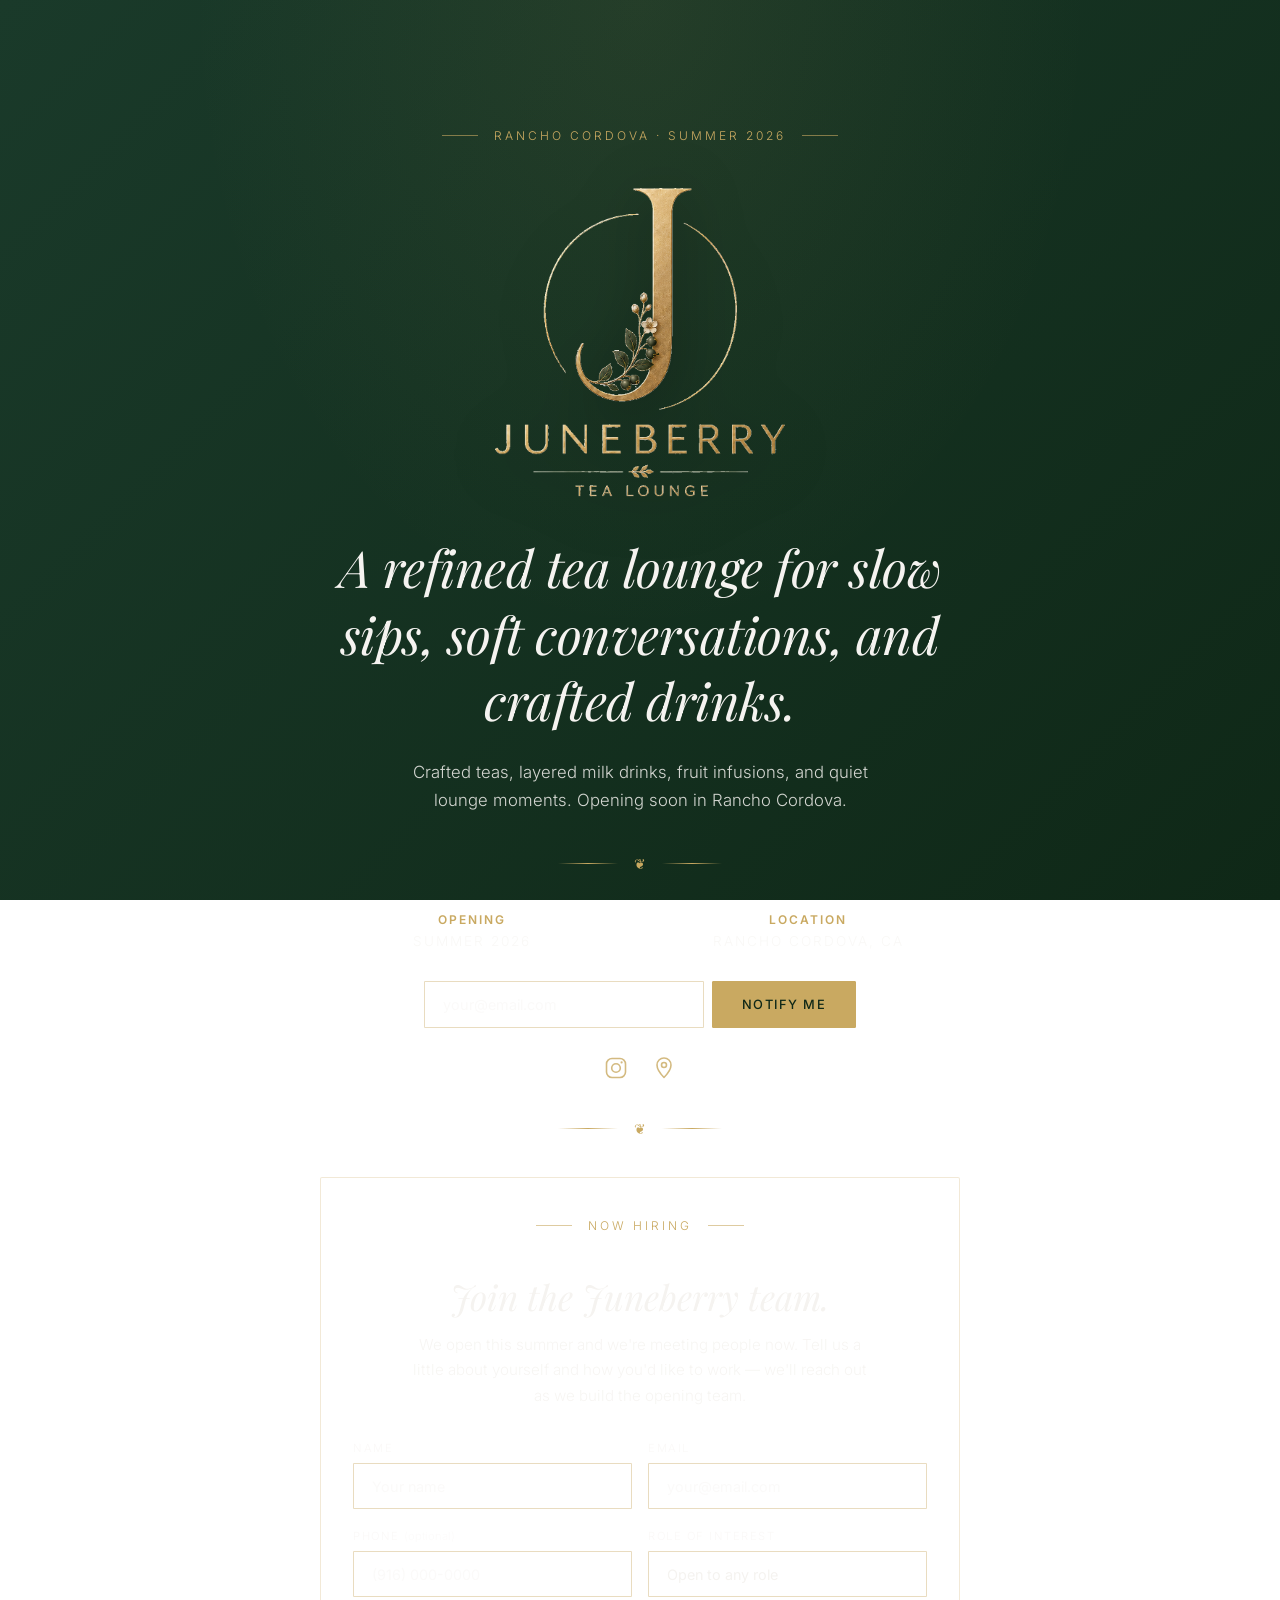
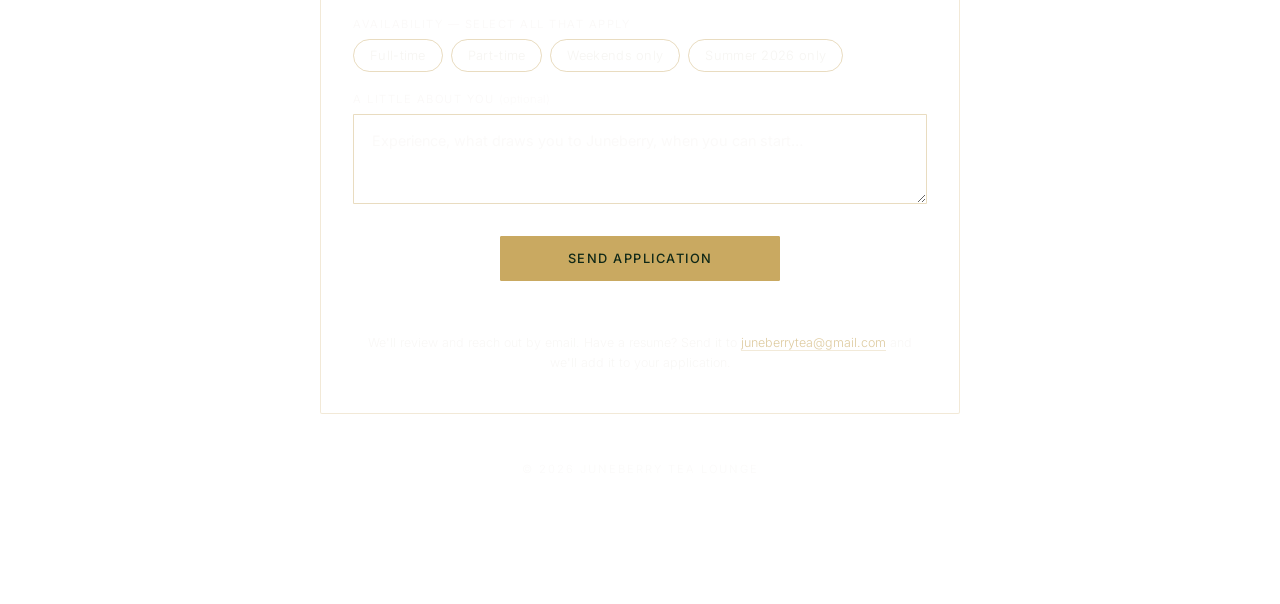
<file: index.html>
<!DOCTYPE html>
<html lang="en">
<head>
    <meta charset="UTF-8">
    <meta name="viewport" content="width=device-width, initial-scale=1.0">
    <title>Juneberry Tea Lounge — Opening Summer 2026 in Rancho Cordova</title>
    <meta name="description" content="Juneberry Tea Lounge — a refined tea lounge for slow sips, soft conversations, and crafted drinks. Opening in Rancho Cordova, Summer 2026. Now hiring.">

    <!-- Favicon -->
    <link rel="icon" type="image/svg+xml" href="/favicon.svg">
    <link rel="apple-touch-icon" href="/favicon.svg">

    <!-- Open Graph (link previews on iMessage, Instagram, Facebook, Slack, etc.) -->
    <meta property="og:type" content="website">
    <meta property="og:site_name" content="Juneberry Tea Lounge">
    <meta property="og:title" content="Juneberry Tea Lounge — Opening Summer 2026">
    <meta property="og:description" content="A refined tea lounge for slow sips, soft conversations, and crafted drinks. Opening in Rancho Cordova, Summer 2026. Now hiring.">
    <meta property="og:url" content="https://juneberrytealounge.com/">
    <meta property="og:image" content="https://juneberrytealounge.com/og-image.png">
    <meta property="og:image:type" content="image/png">
    <meta property="og:image:width" content="1200">
    <meta property="og:image:height" content="630">

    <!-- Twitter / X card -->
    <meta name="twitter:card" content="summary_large_image">
    <meta name="twitter:title" content="Juneberry Tea Lounge — Opening Summer 2026">
    <meta name="twitter:description" content="A refined tea lounge for slow sips, soft conversations, and crafted drinks. Opening in Rancho Cordova, Summer 2026. Now hiring.">
    <meta name="twitter:image" content="https://juneberrytealounge.com/og-image.png">

    <link href="https://fonts.googleapis.com/css2?family=Playfair+Display:ital,wght@0,400;0,500;0,600;0,700;1,400&family=Inter:wght@300;400;500;600&display=swap" rel="stylesheet">
    <style>
        * { margin: 0; padding: 0; box-sizing: border-box; }
        html, body {
            min-height: 100vh;
            font-family: 'Inter', -apple-system, BlinkMacSystemFont, sans-serif;
            font-weight: 300;
            color: #f5f3f0;
            background:
                radial-gradient(ellipse at top, rgba(201, 169, 97, 0.08) 0%, transparent 50%),
                linear-gradient(135deg, #1a3a2a 0%, #0f2817 100%);
            background-attachment: fixed;
            display: flex;
            align-items: center;
            justify-content: center;
            padding: 4rem 2rem;
            text-align: center;
            overflow-x: hidden;
        }
        .container { max-width: 640px; width: 100%; }
        .eyebrow {
            display: flex;
            align-items: center;
            justify-content: center;
            gap: 1rem;
            margin-bottom: 2.5rem;
        }
        .eyebrow span {
            width: 36px;
            height: 1px;
            background: #c9a961;
            opacity: 0.6;
        }
        .eyebrow em {
            font-style: normal;
            font-size: 0.75rem;
            letter-spacing: 3px;
            text-transform: uppercase;
            color: #c9a961;
        }
        .hero-logo {
            width: 300px;
            max-width: 78%;
            height: auto;
            display: block;
            margin: 0 auto 2rem;
            filter: drop-shadow(0 12px 30px rgba(0, 0, 0, 0.35));
        }
        h1 {
            font-family: 'Playfair Display', Georgia, serif;
            font-weight: 400;
            font-style: italic;
            font-size: clamp(2rem, 5vw, 3.2rem);
            line-height: 1.3;
            letter-spacing: -0.5px;
            margin-bottom: 1.5rem;
        }
        .lede {
            font-size: 1.05rem;
            line-height: 1.7;
            opacity: 0.85;
            max-width: 480px;
            margin: 0 auto 2.5rem;
        }
        .divider {
            display: flex;
            align-items: center;
            justify-content: center;
            gap: 1rem;
            margin: 2.5rem 0;
        }
        .divider span {
            width: 60px;
            height: 1px;
            background: linear-gradient(to right, transparent, #c9a961, transparent);
        }
        .divider em {
            font-style: normal;
            color: #c9a961;
            font-size: 0.9rem;
        }
        .details {
            font-size: 0.85rem;
            letter-spacing: 2px;
            text-transform: uppercase;
            color: rgba(245, 243, 240, 0.6);
        }
        .details strong {
            display: block;
            color: #c9a961;
            font-size: 0.75rem;
            font-weight: 600;
            margin-bottom: 0.4rem;
        }
        .details-grid {
            display: grid;
            grid-template-columns: 1fr 1fr;
            gap: 2rem;
            margin-top: 2rem;
            text-align: center;
        }
        @media (max-width: 480px) {
            .details-grid { grid-template-columns: 1fr; gap: 1.5rem; }
        }

        /* ===== Shared form controls ===== */
        .field-label {
            display: block;
            text-align: left;
            font-size: 0.7rem;
            letter-spacing: 1.5px;
            text-transform: uppercase;
            color: rgba(245, 243, 240, 0.55);
            margin-bottom: 0.5rem;
        }
        input[type="email"],
        input[type="text"],
        input[type="tel"],
        select,
        textarea {
            width: 100%;
            padding: 0.85rem 1.1rem;
            border: 1px solid rgba(201, 169, 97, 0.4);
            background: rgba(255, 255, 255, 0.05);
            color: #f5f3f0;
            font-family: inherit;
            font-size: 0.9rem;
            border-radius: 1px;
        }
        textarea { resize: vertical; min-height: 90px; line-height: 1.6; }
        select { appearance: none; -webkit-appearance: none; cursor: pointer; }
        select option { color: #0f2817; }
        input[type="file"] {
            width: 100%;
            padding: 0.7rem 1.1rem;
            border: 1px dashed rgba(201, 169, 97, 0.4);
            background: rgba(255, 255, 255, 0.04);
            color: rgba(245, 243, 240, 0.7);
            font-family: inherit;
            font-size: 0.82rem;
            border-radius: 1px;
            cursor: pointer;
        }
        input[type="file"]::file-selector-button {
            margin-right: 1rem;
            padding: 0.45rem 0.9rem;
            border: 1px solid #c9a961;
            background: transparent;
            color: #c9a961;
            font-family: inherit;
            font-size: 0.72rem;
            letter-spacing: 1px;
            text-transform: uppercase;
            border-radius: 1px;
            cursor: pointer;
            transition: all 0.25s ease;
        }
        input[type="file"]::file-selector-button:hover { background: rgba(201, 169, 97, 0.15); }
        input::placeholder, textarea::placeholder { color: rgba(245, 243, 240, 0.4); }
        input:focus, select:focus, textarea:focus {
            outline: none;
            border-color: #c9a961;
            background: rgba(255, 255, 255, 0.08);
        }
        .btn-gold {
            padding: 0.85rem 1.8rem;
            border: 1.5px solid #c9a961;
            background: #c9a961;
            color: #0f2817;
            font-family: inherit;
            font-size: 0.8rem;
            font-weight: 500;
            letter-spacing: 1.5px;
            text-transform: uppercase;
            cursor: pointer;
            border-radius: 1px;
            transition: all 0.3s ease;
        }
        .btn-gold:hover { background: #d4b876; border-color: #d4b876; }

        /* ===== Newsletter ===== */
        .newsletter {
            margin-top: 2rem;
            display: flex;
            gap: 0.5rem;
            justify-content: center;
            flex-wrap: wrap;
        }
        .newsletter input { min-width: 220px; flex: 0 1 280px; }
        .newsletter button { white-space: nowrap; }

        /* ===== Social / find us ===== */
        .social {
            margin-top: 1.75rem;
            display: flex;
            align-items: center;
            justify-content: center;
            gap: 1.5rem;
        }
        .social a {
            display: inline-flex;
            align-items: center;
            justify-content: center;
            color: #c9a961;
            opacity: 0.8;
            transition: opacity 0.25s ease, transform 0.25s ease;
        }
        .social a:hover { opacity: 1; transform: translateY(-2px); }
        .social svg { display: block; }

        /* ===== Join the Team ===== */
        .hire {
            margin-top: 1rem;
            padding: 2.5rem 2rem;
            border: 1px solid rgba(201, 169, 97, 0.25);
            border-radius: 2px;
            background: rgba(255, 255, 255, 0.025);
            text-align: center;
        }
        .hire h2 {
            font-family: 'Playfair Display', Georgia, serif;
            font-weight: 400;
            font-style: italic;
            font-size: clamp(1.6rem, 4vw, 2.2rem);
            margin-bottom: 0.75rem;
        }
        .hire-intro {
            font-size: 0.95rem;
            line-height: 1.7;
            opacity: 0.8;
            max-width: 460px;
            margin: 0 auto 2rem;
        }
        .hire-form { display: grid; gap: 1.25rem; text-align: left; }
        .field-row {
            display: grid;
            grid-template-columns: 1fr 1fr;
            gap: 1rem;
        }
        @media (max-width: 520px) {
            .field-row { grid-template-columns: 1fr; }
        }
        .label-soft { text-transform: none; letter-spacing: 0; opacity: 0.6; }
        .pills { display: flex; flex-wrap: wrap; gap: 0.5rem; }
        .pill { position: relative; cursor: pointer; }
        .pill input {
            position: absolute;
            opacity: 0;
            width: 0;
            height: 0;
        }
        .pill span {
            display: inline-block;
            padding: 0.5rem 1rem;
            border: 1px solid rgba(201, 169, 97, 0.4);
            border-radius: 999px;
            font-size: 0.8rem;
            letter-spacing: 0.3px;
            color: rgba(245, 243, 240, 0.85);
            transition: all 0.25s ease;
        }
        .pill:hover span { border-color: #c9a961; }
        .pill input:checked + span {
            background: #c9a961;
            border-color: #c9a961;
            color: #0f2817;
            font-weight: 500;
        }
        .pill input:focus-visible + span { outline: 2px solid #c9a961; outline-offset: 2px; }
        .hire-submit { display: flex; justify-content: center; margin-top: 0.5rem; }
        .hire-submit .btn-gold { width: 100%; max-width: 280px; }
        .form-note {
            font-size: 0.78rem;
            line-height: 1.6;
            opacity: 0.6;
            margin-top: 1.25rem;
        }
        .form-note a { color: #c9a961; text-decoration: none; border-bottom: 1px solid rgba(201,169,97,0.4); }
        .form-note a:hover { border-bottom-color: #c9a961; }
        .form-status {
            min-height: 1.2em;
            margin-top: 1rem;
            font-size: 0.85rem;
            color: #c9a961;
            letter-spacing: 0.3px;
        }

        .footer {
            margin-top: 3rem;
            font-size: 0.7rem;
            letter-spacing: 2px;
            text-transform: uppercase;
            color: rgba(245, 243, 240, 0.4);
        }
    </style>
</head>
<body>
    <div class="container">
        <div class="eyebrow">
            <span></span><em>Rancho Cordova &middot; Summer 2026</em><span></span>
        </div>

        <img src="logo.png" alt="Juneberry Tea Lounge" class="hero-logo">

        <h1>A refined tea lounge for slow sips, soft conversations, and crafted drinks.</h1>

        <p class="lede">Crafted teas, layered milk drinks, fruit infusions, and quiet lounge moments. Opening soon in Rancho Cordova.</p>

        <div class="divider"><span></span><em>&#x2766;</em><span></span></div>

        <div class="details-grid">
            <div class="details">
                <strong>Opening</strong>
                Summer 2026
            </div>
            <div class="details">
                <strong>Location</strong>
                Rancho Cordova, CA
            </div>
        </div>

        <!-- Notify-me capture via email (no backend). UPGRADE PATH: swap onsubmit for a
             Formspree/Mailchimp endpoint for one-click capture without opening a mail app. -->
        <form class="newsletter" onsubmit="return notifyMe(event)">
            <input type="email" id="notifyEmail" placeholder="your@email.com" aria-label="Email address" required>
            <button type="submit" class="btn-gold">Notify Me</button>
        </form>

        <!-- Social / find us -->
        <div class="social">
            <a href="https://www.instagram.com/juneberrytealounge/" target="_blank" rel="noopener" aria-label="Juneberry on Instagram" title="Follow us on Instagram">
                <svg viewBox="0 0 24 24" width="24" height="24" fill="none" stroke="currentColor" stroke-width="1.6">
                    <rect x="2.5" y="2.5" width="19" height="19" rx="5.5"/>
                    <circle cx="12" cy="12" r="4.3"/>
                    <circle cx="17.6" cy="6.4" r="1.1" fill="currentColor" stroke="none"/>
                </svg>
            </a>
            <a href="https://share.google/x7Yc6I1QVzMSBd4ZW" target="_blank" rel="noopener" aria-label="Find Juneberry on Google" title="Find us on Google">
                <svg viewBox="0 0 24 24" width="24" height="24" fill="none" stroke="currentColor" stroke-width="1.6">
                    <path d="M12 21.5s7-7.2 7-12.5a7 7 0 1 0-14 0c0 5.3 7 12.5 7 12.5z" stroke-linejoin="round"/>
                    <circle cx="12" cy="9" r="2.5"/>
                </svg>
            </a>
        </div>

        <div class="divider"><span></span><em>&#x2766;</em><span></span></div>

        <!-- ===== JOIN THE TEAM ===== -->
        <section class="hire" id="join">
            <div class="eyebrow">
                <span></span><em>Now Hiring</em><span></span>
            </div>
            <h2>Join the Juneberry team.</h2>
            <p class="hire-intro">We open this summer and we're meeting people now. Tell us a little about yourself and how you'd like to work &mdash; we'll reach out as we build the opening team.</p>

            <form class="hire-form" id="hireForm" onsubmit="return submitApplication(event)">
                <input type="hidden" name="access_key" value="abda4397-74fb-4186-9144-c6f60db6c3f3">
                <input type="hidden" name="subject" value="New Juneberry job application">
                <input type="hidden" name="from_name" value="Juneberry Careers">
                <input type="checkbox" name="botcheck" style="display:none" tabindex="-1" autocomplete="off" aria-hidden="true">
                <div class="field-row">
                    <div>
                        <label class="field-label" for="appName">Name</label>
                        <input type="text" id="appName" name="name" placeholder="Your name" required>
                    </div>
                    <div>
                        <label class="field-label" for="appEmail">Email</label>
                        <input type="email" id="appEmail" name="email" placeholder="your@email.com" required>
                    </div>
                </div>

                <div class="field-row">
                    <div>
                        <label class="field-label" for="appPhone">Phone <span class="label-soft">(optional)</span></label>
                        <input type="tel" id="appPhone" name="phone" placeholder="(916) 000-0000">
                    </div>
                    <div>
                        <label class="field-label" for="appPosition">Role of interest</label>
                        <select id="appPosition" name="position">
                            <option value="Open to any role">Open to any role</option>
                            <option value="Barista / Tea Specialist">Barista / Tea Specialist</option>
                            <option value="Shift Lead">Shift Lead</option>
                            <option value="Kitchen & Food Prep">Kitchen &amp; Food Prep</option>
                            <option value="Management">Management</option>
                        </select>
                    </div>
                </div>

                <div>
                    <label class="field-label">Availability &mdash; select all that apply</label>
                    <div class="pills">
                        <label class="pill"><input type="checkbox" name="availability" value="Full-time"><span>Full-time</span></label>
                        <label class="pill"><input type="checkbox" name="availability" value="Part-time"><span>Part-time</span></label>
                        <label class="pill"><input type="checkbox" name="availability" value="Weekends only"><span>Weekends only</span></label>
                        <label class="pill"><input type="checkbox" name="availability" value="Summer 2026 (seasonal) only"><span>Summer 2026 only</span></label>
                    </div>
                </div>

                <div>
                    <label class="field-label" for="appMessage">A little about you <span class="label-soft">(optional)</span></label>
                    <textarea id="appMessage" name="message" placeholder="Experience, what draws you to Juneberry, when you can start&hellip;"></textarea>
                </div>

                <div class="hire-submit">
                    <button type="submit" class="btn-gold">Send Application</button>
                </div>
            </form>

            <div class="form-status" id="hireStatus" role="status" aria-live="polite"></div>
            <p class="form-note">We'll review and reach out by email. Have a resume? Send it to <a href="mailto:juneberrytea@gmail.com?subject=Resume%20%E2%80%94%20Juneberry%20Job%20Application">juneberrytea@gmail.com</a> and we'll add it to your application.</p>
        </section>

        <div class="footer">&copy; 2026 Juneberry Tea Lounge</div>
    </div>

    <script>
        var WEB3FORMS_KEY = 'abda4397-74fb-4186-9144-c6f60db6c3f3';
        var WEB3FORMS_URL = 'https://api.web3forms.com/submit';

        function notifyMe(e) {
            e.preventDefault();
            var form = e.target;
            var btn = form.querySelector('button');
            var email = document.getElementById('notifyEmail').value.trim();

            var data = new FormData();
            data.append('access_key', WEB3FORMS_KEY);
            data.append('subject', 'New Juneberry newsletter signup');
            data.append('from_name', 'Juneberry Website');
            data.append('email', email);
            data.append('message', 'Please add this address to the opening list: ' + email);

            if (btn) { btn.disabled = true; btn.textContent = 'Sending…'; }
            fetch(WEB3FORMS_URL, { method: 'POST', body: data })
                .then(function (r) { return r.json(); })
                .then(function (j) {
                    if (btn) { btn.disabled = false; btn.textContent = j.success ? 'Thank you' : 'Try again'; }
                    if (j.success) {
                        document.getElementById('notifyEmail').value = '';
                        setTimeout(function () { if (btn) btn.textContent = 'Notify Me'; }, 4000);
                    }
                })
                .catch(function () {
                    if (btn) { btn.disabled = false; btn.textContent = 'Try again'; }
                });
            return false;
        }

        function submitApplication(e) {
            e.preventDefault();
            var form = e.target;
            var status = document.getElementById('hireStatus');
            var btn = form.querySelector('button[type="submit"]');

            status.style.color = '#c9a961';
            status.textContent = 'Sending your application…';
            if (btn) { btn.disabled = true; btn.textContent = 'Sending…'; }

            fetch(WEB3FORMS_URL, { method: 'POST', body: new FormData(form) })
                .then(function (r) { return r.json(); })
                .then(function (j) {
                    if (j.success) {
                        form.reset();
                        status.style.color = '#c9a961';
                        status.textContent = 'Thank you — your application is in. We’ll be in touch soon.';
                        if (btn) { btn.disabled = false; btn.textContent = 'Application Sent ✓'; }
                    } else {
                        throw new Error(j.message || 'Submission failed');
                    }
                })
                .catch(function () {
                    status.style.color = '#e89f9f';
                    status.innerHTML = 'Something went wrong. Please email <a href="mailto:juneberrytea@gmail.com" style="color:#c9a961">juneberrytea@gmail.com</a> with your resume attached.';
                    if (btn) { btn.disabled = false; btn.textContent = 'Send Application'; }
                });
            return false;
        }
    </script>
</body>
</html>
</file>
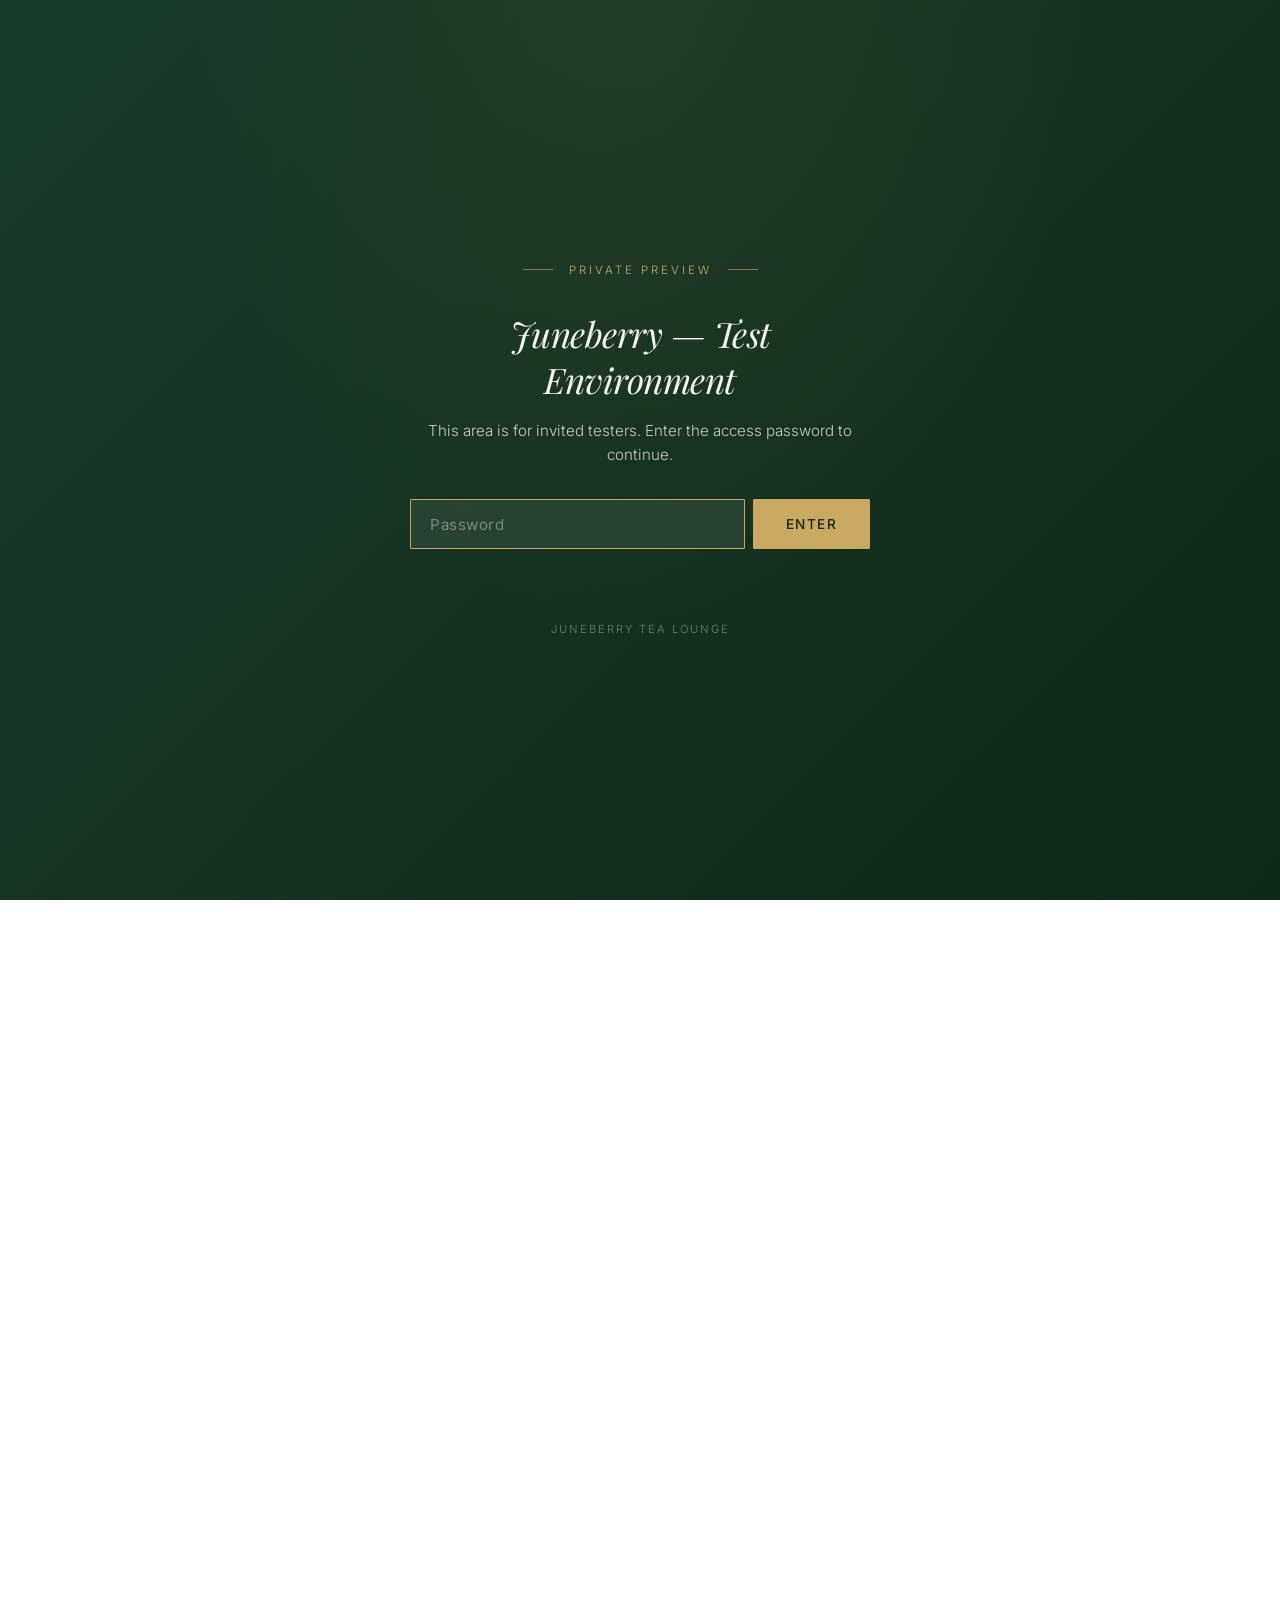
<file: test/index.html>
<!DOCTYPE html>
<html lang="en">
<head>
    <meta charset="UTF-8">
    <meta name="viewport" content="width=device-width, initial-scale=1.0">
    <title>Juneberry Tea Lounge — A Refined Tea Lounge in Rancho Cordova</title>
    <meta name="description" content="Crafted teas, layered milk drinks, fruit infusions, and quiet lounge moments. Juneberry Tea Lounge — a neighborhood sanctuary for slow sips and soft conversations.">
    <link href="https://fonts.googleapis.com/css2?family=Playfair+Display:ital,wght@0,400;0,500;0,600;0,700;1,400&family=Inter:wght@300;400;500;600&display=swap" rel="stylesheet">
    <link rel="stylesheet" href="styles.css">
    <link rel="icon" type="image/svg+xml" href="../favicon.svg">
    <!-- Test environment password gate (overlay) -->
    <script src="gate.js"></script>
</head>
<body>

    <!-- ANNOUNCEMENT BAR -->
    <!-- CUSTOMIZATION POINT: Update or remove announcement message -->
    <div class="announcement-bar">
        <div class="announcement-content">
            <span class="announcement-dot"></span>
            <span>Now accepting online orders for pickup</span>
            <a href="order.html" class="announcement-link">Order Now &rarr;</a>
        </div>
    </div>

    <!-- NAVIGATION / HEADER -->
    <header class="header">
        <nav class="navbar">
            <a href="#" class="nav-logo">
                <img src="../logo-emblem.svg" alt="Juneberry Tea Lounge" class="logo-img">
            </a>
            <ul class="nav-menu">
                <li><a href="#menu">Menu</a></li>
                <li><a href="#story">Our Story</a></li>
                <li><a href="#experience">Experience</a></li>
                <li><a href="#visit">Visit</a></li>
                <li><a href="order.html" class="nav-cta">Order</a></li>
            </ul>
            <!-- Open status indicator -->
            <div class="nav-status">
                <span class="status-dot" id="statusDot"></span>
                <span id="statusText">Open Now</span>
            </div>
        </nav>
    </header>

    <!-- HERO SECTION -->
    <section class="hero">
        <!-- Botanical decorative elements -->
        <svg class="hero-botanical hero-botanical-left" viewBox="0 0 100 200" xmlns="http://www.w3.org/2000/svg">
            <path d="M 50 10 Q 30 50 40 100 Q 50 150 30 190" stroke="#c9a961" stroke-width="0.8" fill="none" opacity="0.4"/>
            <ellipse cx="35" cy="60" rx="4" ry="10" fill="#c9a961" opacity="0.3" transform="rotate(-30 35 60)"/>
            <ellipse cx="45" cy="90" rx="4" ry="10" fill="#c9a961" opacity="0.3" transform="rotate(20 45 90)"/>
            <ellipse cx="33" cy="130" rx="4" ry="10" fill="#c9a961" opacity="0.3" transform="rotate(-15 33 130)"/>
        </svg>
        <svg class="hero-botanical hero-botanical-right" viewBox="0 0 100 200" xmlns="http://www.w3.org/2000/svg">
            <path d="M 50 10 Q 70 50 60 100 Q 50 150 70 190" stroke="#c9a961" stroke-width="0.8" fill="none" opacity="0.4"/>
            <ellipse cx="65" cy="60" rx="4" ry="10" fill="#c9a961" opacity="0.3" transform="rotate(30 65 60)"/>
            <ellipse cx="55" cy="90" rx="4" ry="10" fill="#c9a961" opacity="0.3" transform="rotate(-20 55 90)"/>
            <ellipse cx="67" cy="130" rx="4" ry="10" fill="#c9a961" opacity="0.3" transform="rotate(15 67 130)"/>
        </svg>

        <div class="hero-content">
            <div class="hero-eyebrow">
                <span class="eyebrow-line"></span>
                <span class="eyebrow-text">Rancho Cordova · Est. 2026</span>
                <span class="eyebrow-line"></span>
            </div>

            <div class="hero-logo-large">
                <img src="../logo.png" alt="Juneberry Tea Lounge" class="logo-large">
            </div>

            <h1 class="hero-title">A refined tea lounge for slow sips, soft conversations, and crafted drinks.</h1>
            <p class="hero-subtitle">Crafted teas, layered milk drinks, fruit infusions, and quiet lounge moments.</p>

            <div class="hero-buttons">
                <a href="order.html" class="btn btn-primary">Order Online</a>
                <a href="#menu" class="btn btn-secondary">View Menu</a>
            </div>

            <div class="hero-scroll-hint">
                <span>Scroll to explore</span>
                <div class="scroll-line"></div>
            </div>
        </div>
    </section>

    <!-- FEATURED DRINK SECTION -->
    <section class="featured-section">
        <div class="container">
            <div class="section-label">
                <span class="label-number">01</span>
                <span class="label-divider"></span>
                <span class="label-text">Drink of the Season</span>
            </div>

            <div class="featured-card">
                <div class="featured-visual">
                    <!-- CSS-drawn teacup/drink visual -->
                    <div class="drink-vessel jasmine-featured">
                        <div class="vessel-liquid"></div>
                        <div class="vessel-foam"></div>
                        <div class="vessel-steam"></div>
                    </div>
                </div>
                <div class="featured-text">
                    <span class="featured-tag">Featured · Summer 2026</span>
                    <h2 class="featured-name">Jasmine Petal &amp; Honey</h2>
                    <p class="featured-description">
                        Hand-picked jasmine flowers steeped slowly in soft spring water, layered with raw wildflower honey and finished with a whisper of steamed milk. A drink to be lingered over.
                    </p>
                    <div class="featured-meta">
                        <div class="meta-item">
                            <span class="meta-label">Notes</span>
                            <span class="meta-value">Floral · Honeyed · Soft</span>
                        </div>
                        <div class="meta-item">
                            <span class="meta-label">Best Served</span>
                            <span class="meta-value">Warm · Afternoon</span>
                        </div>
                    </div>
                    <a href="order.html" class="featured-cta">Order this drink &rarr;</a>
                </div>
            </div>
        </div>
    </section>

    <!-- DIVIDER -->
    <div class="gold-divider">
        <span class="divider-ornament">&#x2766;</span>
    </div>

    <!-- SIGNATURE DRINKS SECTION -->
    <section id="menu" class="drinks-section">
        <div class="container">
            <div class="section-label">
                <span class="label-number">02</span>
                <span class="label-divider"></span>
                <span class="label-text">The Menu</span>
            </div>

            <div class="section-header">
                <h2>Signature Drinks</h2>
                <p class="section-intro">Handcrafted teas and thoughtful pairings, made to order.</p>
            </div>

            <!-- Category filter tabs (visual only for now) -->
            <div class="menu-categories">
                <button class="category-tab active">All</button>
                <button class="category-tab">Milk Tea Classics</button>
                <button class="category-tab">Fruit Refreshers</button>
                <button class="category-tab">Matcha &amp; Specialty</button>
                <button class="category-tab">Brown Sugar Series</button>
            </div>

            <div class="drinks-grid">
                <!-- DRINK CARD 1 -->
                <article class="drink-card" data-category="milk-tea">
                    <div class="drink-visual">
                        <div class="drink-vessel oolong">
                            <div class="vessel-liquid"></div>
                            <div class="vessel-foam"></div>
                        </div>
                    </div>
                    <div class="drink-content">
                        <p class="drink-category">Milk Tea Classics</p>
                        <h3>Silken Oolong Milk</h3>
                        <p class="drink-description">Premium roasted oolong with velvety steamed milk and a touch of brown sugar syrup.</p>
                        <div class="drink-footer">
                            <span class="drink-price">$6.50</span>
                            <span class="drink-notes">Balanced · Aromatic</span>
                        </div>
                    </div>
                </article>

                <!-- DRINK CARD 2 -->
                <article class="drink-card" data-category="fruit">
                    <div class="drink-visual">
                        <div class="drink-vessel stone-fruit">
                            <div class="vessel-liquid"></div>
                            <div class="vessel-ice"></div>
                        </div>
                    </div>
                    <div class="drink-content">
                        <p class="drink-category">Fruit Refreshers</p>
                        <h3>Summer Stone Fruit</h3>
                        <p class="drink-description">Chilled white tea infused with peach, apricot, and a whisper of vanilla.</p>
                        <div class="drink-footer">
                            <span class="drink-price">$6.75</span>
                            <span class="drink-notes">Bright · Naturally Sweet</span>
                        </div>
                    </div>
                </article>

                <!-- DRINK CARD 3 -->
                <article class="drink-card" data-category="matcha">
                    <div class="drink-visual">
                        <div class="drink-vessel matcha-drink">
                            <div class="vessel-liquid"></div>
                            <div class="vessel-foam"></div>
                        </div>
                    </div>
                    <div class="drink-content">
                        <p class="drink-category">Matcha &amp; Specialty</p>
                        <h3>Ceremonial Matcha</h3>
                        <p class="drink-description">Whisked Japanese matcha with warm milk and a gentle honey note.</p>
                        <div class="drink-footer">
                            <span class="drink-price">$7.25</span>
                            <span class="drink-notes">Earthy · Ceremonial</span>
                        </div>
                    </div>
                </article>

                <!-- DRINK CARD 4 -->
                <article class="drink-card" data-category="brown-sugar">
                    <div class="drink-visual">
                        <div class="drink-vessel brown-sugar-drink">
                            <div class="vessel-liquid"></div>
                            <div class="vessel-pearls"></div>
                            <div class="vessel-foam"></div>
                        </div>
                    </div>
                    <div class="drink-content">
                        <p class="drink-category">Brown Sugar Series</p>
                        <h3>Brown Sugar Pearl Milk</h3>
                        <p class="drink-description">Smooth black tea, silky milk, and caramelized brown sugar pearls.</p>
                        <div class="drink-footer">
                            <span class="drink-price">$7.00</span>
                            <span class="drink-notes">Rich · Indulgent</span>
                        </div>
                    </div>
                </article>

                <!-- DRINK CARD 5 -->
                <article class="drink-card" data-category="matcha">
                    <div class="drink-visual">
                        <div class="drink-vessel taro-drink">
                            <div class="vessel-liquid"></div>
                            <div class="vessel-foam"></div>
                        </div>
                    </div>
                    <div class="drink-content">
                        <p class="drink-category">Matcha &amp; Specialty</p>
                        <h3>Taro Dream Latte</h3>
                        <p class="drink-description">Luxurious taro with creamy milk and a dusting of taro powder.</p>
                        <div class="drink-footer">
                            <span class="drink-price">$6.95</span>
                            <span class="drink-notes">Earthy · Luxe</span>
                        </div>
                    </div>
                </article>

                <!-- DRINK CARD 6 -->
                <article class="drink-card" data-category="milk-tea">
                    <div class="drink-visual">
                        <div class="drink-vessel jasmine-drink">
                            <div class="vessel-liquid"></div>
                            <div class="vessel-foam"></div>
                        </div>
                    </div>
                    <div class="drink-content">
                        <p class="drink-category">Milk Tea Classics</p>
                        <h3>Jasmine Petal Brew</h3>
                        <p class="drink-description">Hand-picked jasmine flowers steeped with white tea. Floral, delicate, timeless.</p>
                        <div class="drink-footer">
                            <span class="drink-price">$6.25</span>
                            <span class="drink-notes">Floral · Delicate</span>
                        </div>
                    </div>
                </article>
            </div>

            <div class="menu-cta">
                <a href="order.html" class="btn btn-outline">See Full Menu &amp; Order &rarr;</a>
            </div>
        </div>
    </section>

    <!-- OUR STORY SECTION -->
    <section id="story" class="story-section">
        <div class="container">
            <div class="story-grid">
                <div class="story-text">
                    <div class="section-label">
                        <span class="label-number">03</span>
                        <span class="label-divider"></span>
                        <span class="label-text">Our Story</span>
                    </div>
                    <h2>A neighborhood lounge, built around the cup.</h2>
                    <p>
                        Juneberry began as a quiet idea: that a great cup of tea deserves a place worthy of it. Not a counter to grab and go from, but a lounge to settle into.
                    </p>
                    <p>
                        We named her after the juneberry tree — modest, generous, easy to overlook until you taste what it offers. That's the spirit we wanted in a tea lounge. Refined, but never precious. Considered, but always warm.
                    </p>
                </div>
                <div class="story-quote">
                    <blockquote>
                        <p>"The best teas deserve the best setting &mdash; a place where craft meets comfort, and slowing down feels natural."</p>
                        <cite>— Juneberry</cite>
                    </blockquote>
                </div>
            </div>
        </div>
    </section>

    <!-- THE LOUNGE EXPERIENCE SECTION -->
    <section id="experience" class="experience-section">
        <div class="container">
            <div class="experience-content">
                <div class="section-label section-label-light">
                    <span class="label-number">04</span>
                    <span class="label-divider"></span>
                    <span class="label-text">The Experience</span>
                </div>
                <h2>The Lounge Experience</h2>
                <p class="experience-text">
                    Whether you're studying, meeting a friend, or simply taking an afternoon for yourself, our lounge is your backdrop. Warm lighting. Soft music. Comfortable seating. Wi-Fi that works. A space designed for people who like to take their time.
                </p>
                <div class="experience-pillars">
                    <div class="pillar">
                        <div class="pillar-icon">
                            <svg viewBox="0 0 32 32" xmlns="http://www.w3.org/2000/svg" fill="none" stroke="currentColor" stroke-width="1.2">
                                <path d="M8 12 L8 22 Q8 26 12 26 L20 26 Q24 26 24 22 L24 12 Z"/>
                                <path d="M24 14 L28 14 Q30 14 30 16 L30 18 Q30 20 28 20 L24 20"/>
                                <path d="M12 8 Q14 6 12 4 M16 8 Q18 6 16 4 M20 8 Q22 6 20 4"/>
                            </svg>
                        </div>
                        <h4>Craft</h4>
                        <p>Each drink made to order, by hand, with premium ingredients and thoughtful technique.</p>
                    </div>
                    <div class="pillar">
                        <div class="pillar-icon">
                            <svg viewBox="0 0 32 32" xmlns="http://www.w3.org/2000/svg" fill="none" stroke="currentColor" stroke-width="1.2">
                                <path d="M4 24 L4 14 Q4 12 6 12 L26 12 Q28 12 28 14 L28 24"/>
                                <path d="M2 24 L30 24"/>
                                <path d="M8 12 L8 8 Q8 6 10 6 L22 6 Q24 6 24 8 L24 12"/>
                            </svg>
                        </div>
                        <h4>Comfort</h4>
                        <p>An inviting lounge designed for conversation, study, and lingering afternoons.</p>
                    </div>
                    <div class="pillar">
                        <div class="pillar-icon">
                            <svg viewBox="0 0 32 32" xmlns="http://www.w3.org/2000/svg" fill="none" stroke="currentColor" stroke-width="1.2">
                                <circle cx="11" cy="13" r="4"/>
                                <circle cx="21" cy="13" r="4"/>
                                <path d="M4 26 Q4 20 11 20 Q18 20 18 26"/>
                                <path d="M14 26 Q14 20 21 20 Q28 20 28 26"/>
                            </svg>
                        </div>
                        <h4>Community</h4>
                        <p>A gathering place for tea lovers, students, and neighbors who value quality and quiet.</p>
                    </div>
                </div>
            </div>
        </div>
    </section>

    <!-- DIVIDER -->
    <div class="gold-divider dark-divider">
        <span class="divider-ornament">&#x2766;</span>
    </div>

    <!-- CRAFT & INGREDIENTS SECTION -->
    <section class="craft-section">
        <div class="container">
            <div class="craft-content">
                <div class="section-label">
                    <span class="label-number">05</span>
                    <span class="label-divider"></span>
                    <span class="label-text">Our Craft</span>
                </div>
                <p class="craft-statement">Premium teas. Real fruit.<br>Thoughtful pairings. Made to order.</p>
                <p class="craft-description">
                    We source the finest loose-leaf teas from tea regions across Asia, select fresh fruit daily, and craft each drink with intention. No shortcuts. No instant powders. Just excellent tea, prepared thoughtfully.
                </p>
                <div class="craft-stats">
                    <div class="stat">
                        <span class="stat-number">12+</span>
                        <span class="stat-label">Tea origins</span>
                    </div>
                    <div class="stat">
                        <span class="stat-number">100%</span>
                        <span class="stat-label">Real ingredients</span>
                    </div>
                    <div class="stat">
                        <span class="stat-number">0</span>
                        <span class="stat-label">Instant powders</span>
                    </div>
                </div>
            </div>
        </div>
    </section>

    <!-- VISIT US SECTION -->
    <section id="visit" class="visit-section">
        <div class="container">
            <div class="section-label">
                <span class="label-number">06</span>
                <span class="label-divider"></span>
                <span class="label-text">Visit</span>
            </div>
            <h2>Find Us</h2>
            <div class="visit-content">
                <div class="visit-info">
                    <div class="info-block">
                        <h3>Location</h3>
                        <!-- CUSTOMIZATION POINT: Replace with actual address -->
                        <p>Near Raley's Shopping Center<br>Rancho Cordova, CA 95670</p>
                        <a href="#" class="info-link">Get directions &rarr;</a>
                    </div>
                    <div class="info-block">
                        <h3>Hours</h3>
                        <!-- CUSTOMIZATION POINT: Replace with actual hours -->
                        <p>
                            Mon – Fri <span class="hours-time">8am – 7pm</span><br>
                            Sat – Sun <span class="hours-time">10am – 6pm</span>
                        </p>
                    </div>
                    <div class="info-block">
                        <h3>Contact</h3>
                        <!-- CUSTOMIZATION POINT: Replace with actual phone/email -->
                        <p>
                            <a href="tel:+19165551234">(916) 555-1234</a><br>
                            <a href="mailto:hello@juneberrytea.com">hello@juneberrytea.com</a>
                        </p>
                    </div>
                </div>
                <div class="visit-map">
                    <!-- CUSTOMIZATION POINT: Replace with actual Google Maps embed -->
                    <div class="map-placeholder">
                        <svg viewBox="0 0 32 32" xmlns="http://www.w3.org/2000/svg" fill="none" stroke="currentColor" stroke-width="1.2">
                            <path d="M16 28 Q8 18 8 12 Q8 6 16 6 Q24 6 24 12 Q24 18 16 28 Z"/>
                            <circle cx="16" cy="12" r="3"/>
                        </svg>
                        <p>Map coming soon</p>
                        <span class="map-subtitle">Embed Google Maps here</span>
                    </div>
                </div>
            </div>
        </div>
    </section>

    <!-- NEWSLETTER SECTION -->
    <section class="newsletter-section">
        <div class="container">
            <div class="newsletter-content">
                <div class="newsletter-text">
                    <h3>Stay close.</h3>
                    <p>Seasonal menus, opening news, and the occasional quiet moment &mdash; delivered with care.</p>
                </div>
                <form class="newsletter-form" onsubmit="event.preventDefault(); alert('Thank you for subscribing! (mockup)');">
                    <input type="email" placeholder="your@email.com" required class="newsletter-input">
                    <button type="submit" class="btn btn-primary newsletter-btn">Subscribe</button>
                </form>
            </div>
        </div>
    </section>

    <!-- FOOTER -->
    <footer class="footer">
        <div class="container">
            <div class="footer-grid">
                <div class="footer-brand">
                    <img src="../logo-emblem.svg" alt="Juneberry" class="footer-logo-img">
                    <p class="footer-tagline">A refined tea lounge for slow sips and soft conversations.</p>
                </div>

                <div class="footer-col">
                    <h5>Menu</h5>
                    <ul>
                        <li><a href="#menu">Signature Drinks</a></li>
                        <li><a href="order.html">Order Online</a></li>
                        <li><a href="#">Seasonal Specials</a></li>
                    </ul>
                </div>

                <div class="footer-col">
                    <h5>Visit</h5>
                    <ul>
                        <li><a href="#visit">Location</a></li>
                        <li><a href="#visit">Hours</a></li>
                        <li><a href="#">Reserve a Table</a></li>
                    </ul>
                </div>

                <div class="footer-col">
                    <h5>Connect</h5>
                    <ul>
                        <li><a href="#" class="social-link">Instagram</a></li>
                        <li><a href="#" class="social-link">Facebook</a></li>
                        <li><a href="#" class="social-link">TikTok</a></li>
                    </ul>
                </div>
            </div>

            <div class="footer-bottom">
                <!-- CUSTOMIZATION POINT: Update year and business name as needed -->
                <p>&copy; <span id="footerYear">2026</span> Juneberry Tea Lounge. All rights reserved.</p>
                <div class="footer-legal">
                    <a href="#">Privacy</a>
                    <span class="legal-divider">·</span>
                    <a href="#">Terms</a>
                    <span class="legal-divider">·</span>
                    <a href="#">Accessibility</a>
                </div>
            </div>
        </div>
    </footer>

    <script src="script.js"></script>
</body>
</html>
</file>
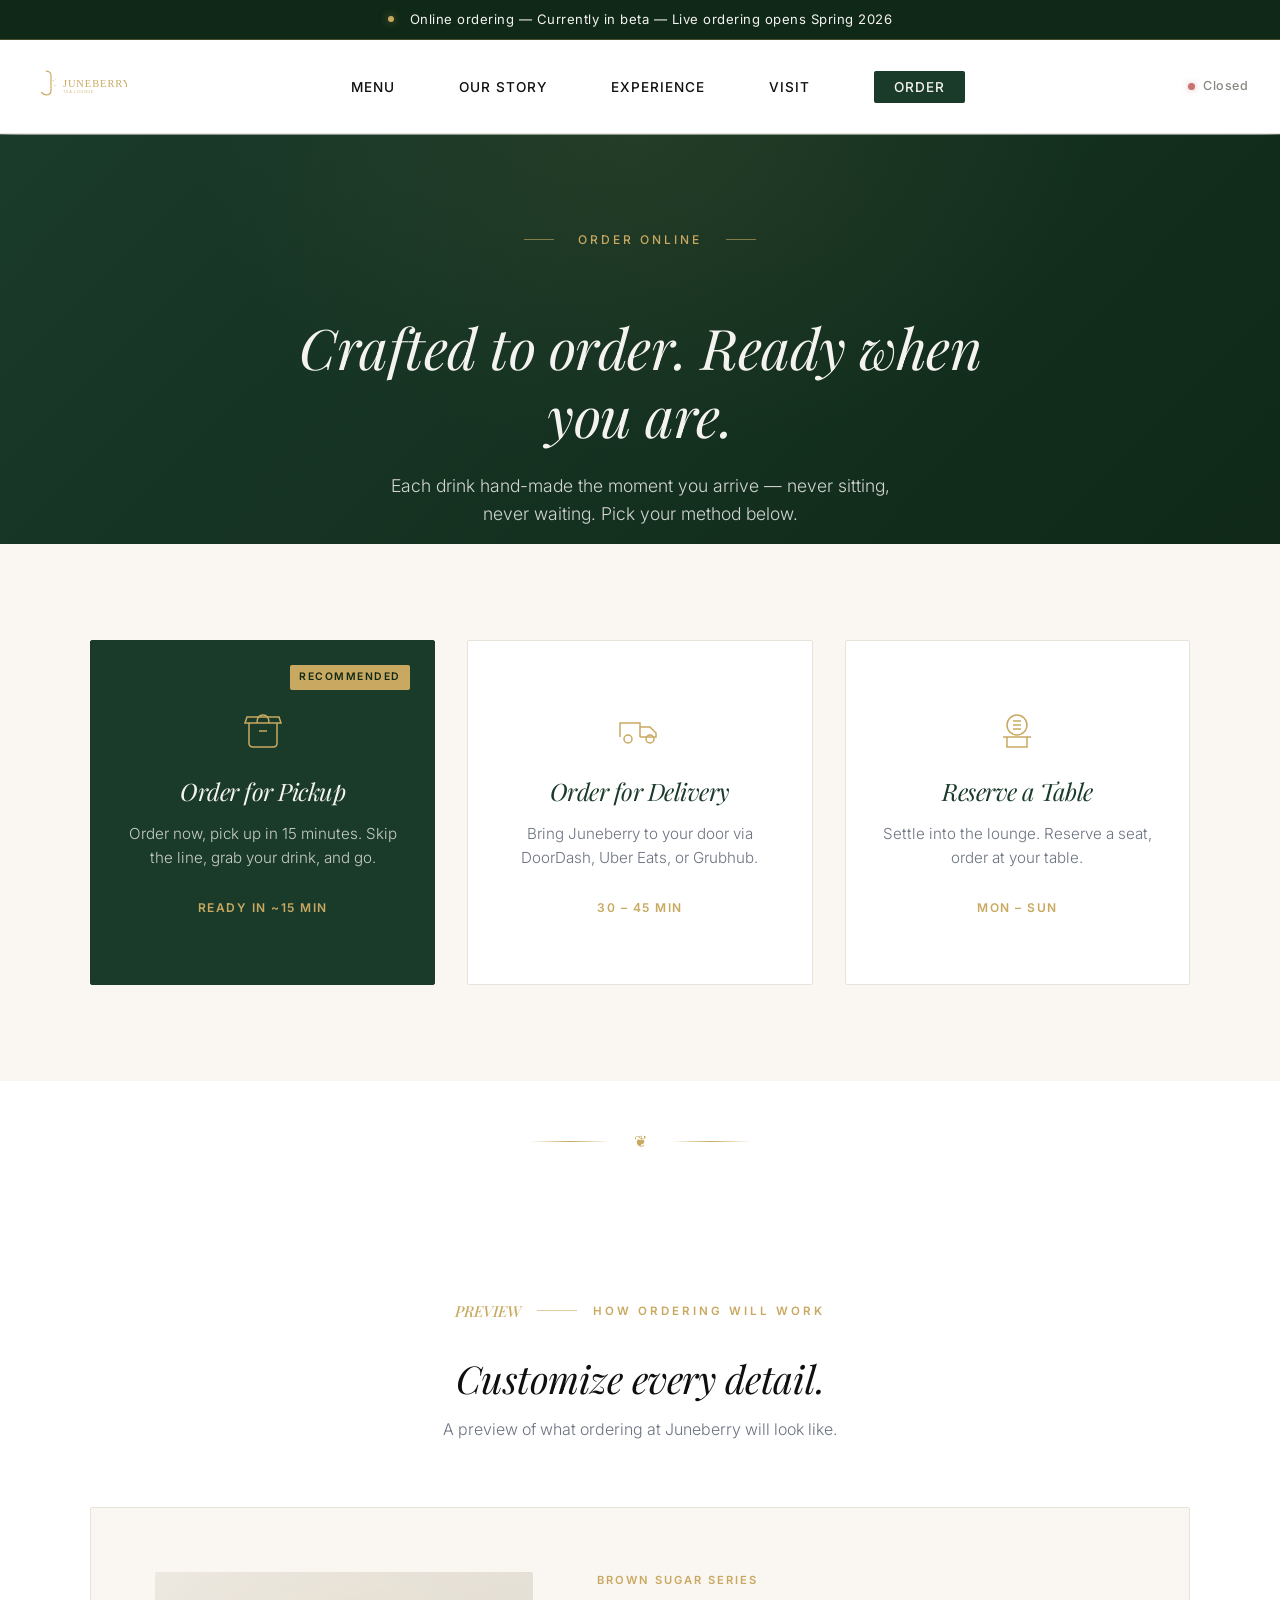
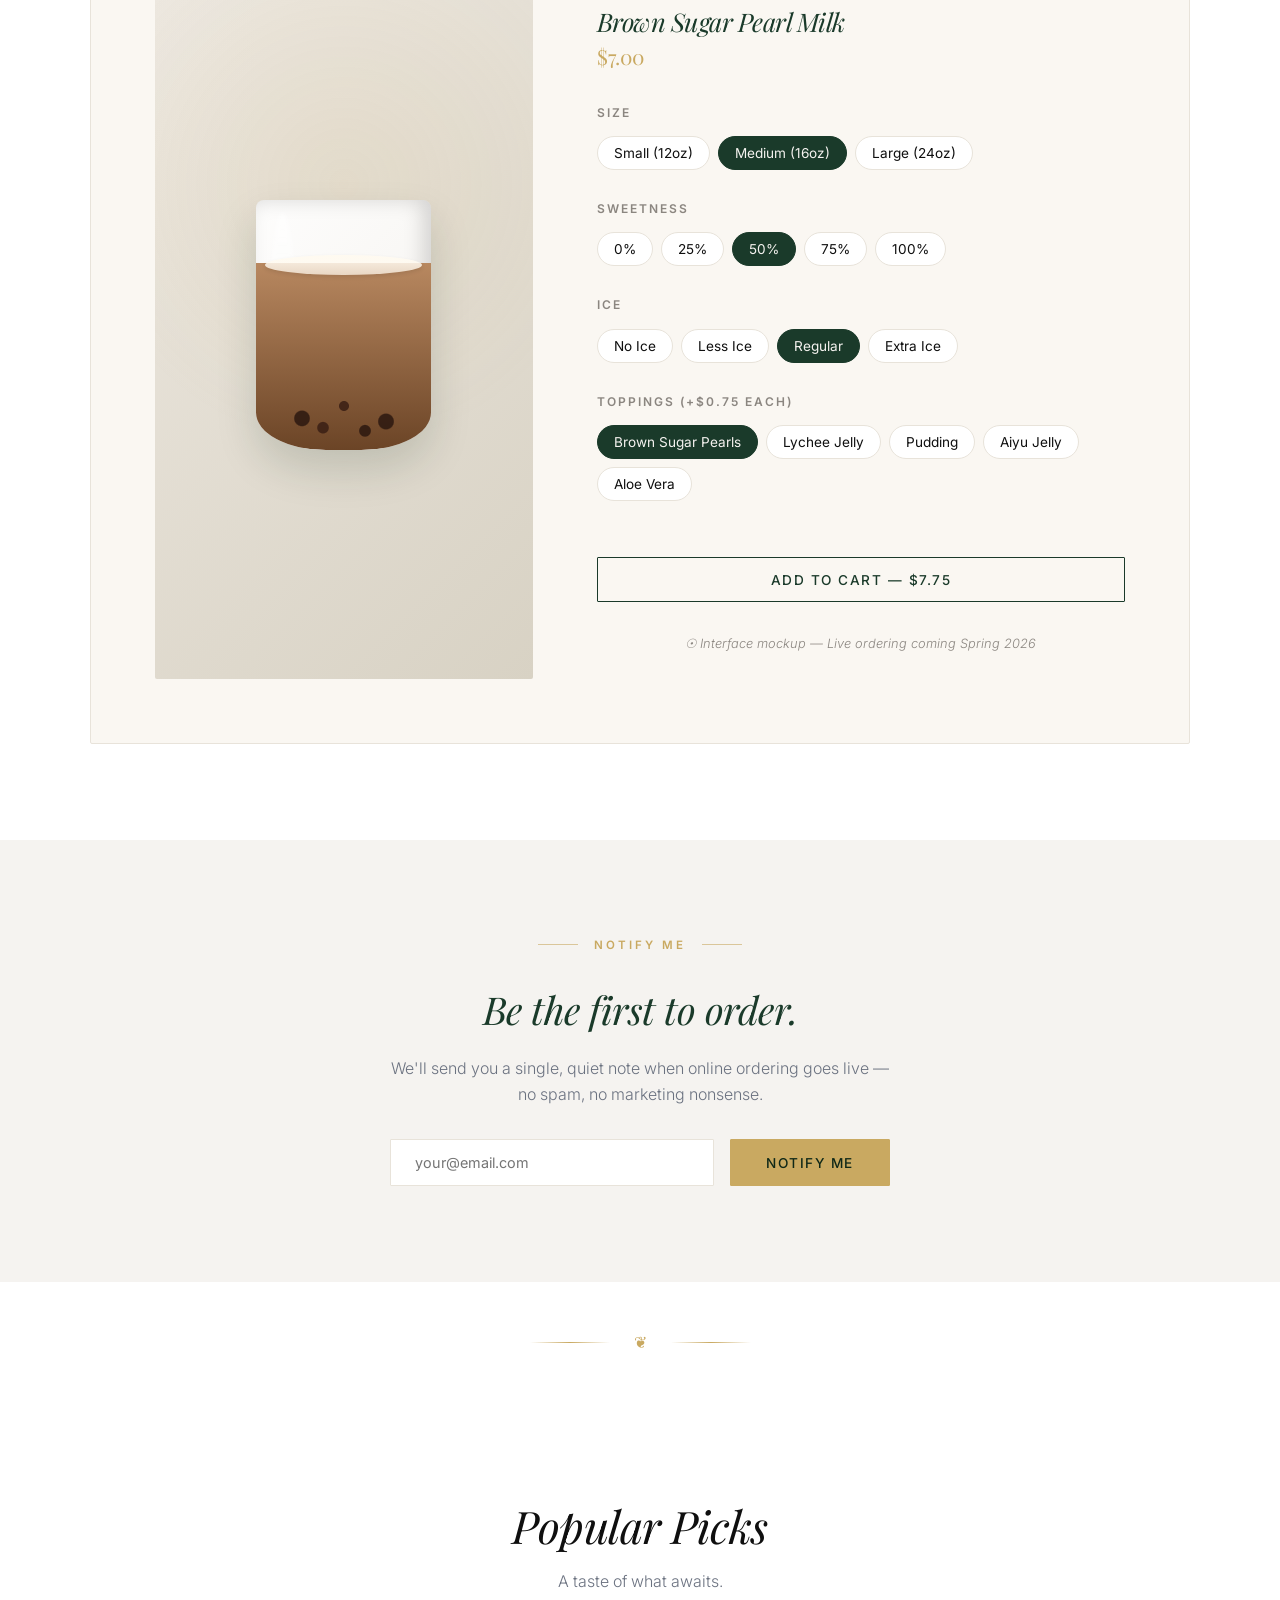
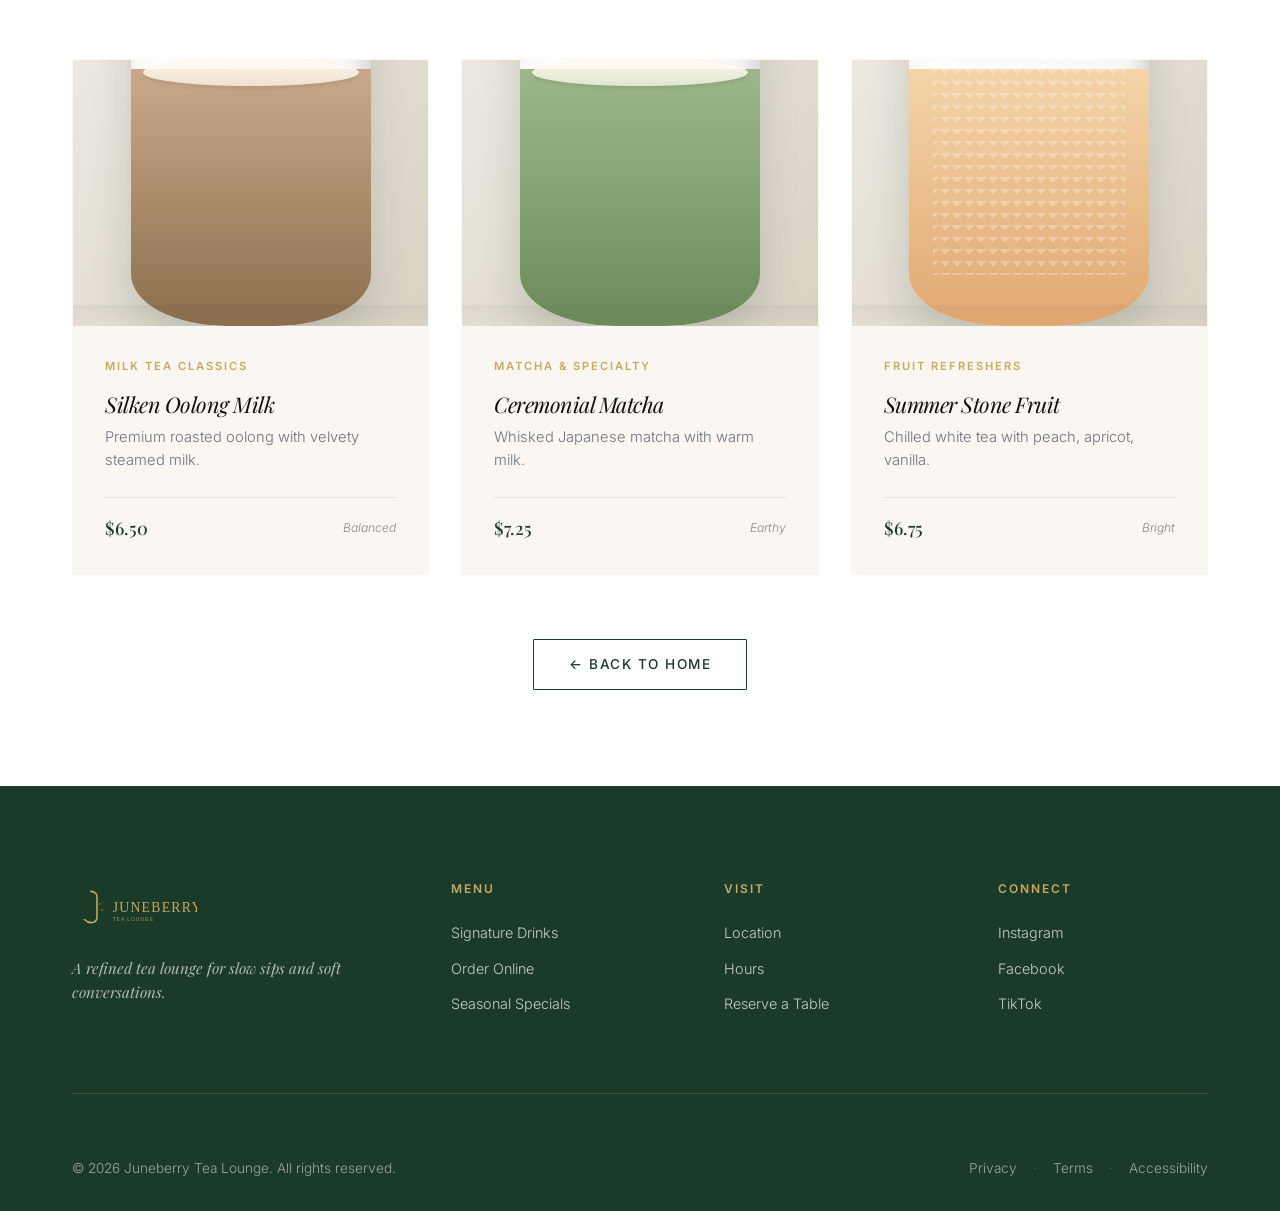
<file: order.html>
<!DOCTYPE html>
<html lang="en">
<head>
    <meta charset="UTF-8">
    <meta name="viewport" content="width=device-width, initial-scale=1.0">
    <title>Order Online — Juneberry Tea Lounge</title>
    <meta name="description" content="Order crafted teas, milk drinks, and seasonal specials from Juneberry Tea Lounge. Pickup, delivery, and dine-in available.">
    <link href="https://fonts.googleapis.com/css2?family=Playfair+Display:ital,wght@0,400;0,500;0,600;0,700;1,400&family=Inter:wght@300;400;500;600&display=swap" rel="stylesheet">
    <link rel="stylesheet" href="styles.css">
</head>
<body>

    <!-- ANNOUNCEMENT BAR -->
    <div class="announcement-bar">
        <div class="announcement-content">
            <span class="announcement-dot"></span>
            <span>Online ordering &mdash; Currently in beta &mdash; Live ordering opens Spring 2026</span>
        </div>
    </div>

    <!-- NAVIGATION -->
    <header class="header">
        <nav class="navbar">
            <a href="index.html" class="nav-logo">
                <img src="logo-light.svg" alt="Juneberry Tea Lounge" class="logo-img">
            </a>
            <ul class="nav-menu">
                <li><a href="index.html#menu">Menu</a></li>
                <li><a href="index.html#story">Our Story</a></li>
                <li><a href="index.html#experience">Experience</a></li>
                <li><a href="index.html#visit">Visit</a></li>
                <li><a href="order.html" class="nav-cta">Order</a></li>
            </ul>
            <div class="nav-status">
                <span class="status-dot" id="statusDot"></span>
                <span id="statusText">Open Now</span>
            </div>
        </nav>
    </header>

    <!-- ORDER HERO -->
    <section class="order-hero">
        <div class="order-hero-content">
            <div class="hero-eyebrow">
                <span class="eyebrow-line"></span>
                <span class="eyebrow-text">Order Online</span>
                <span class="eyebrow-line"></span>
            </div>
            <h1>Crafted to order. Ready when you are.</h1>
            <p>Each drink hand-made the moment you arrive &mdash; never sitting, never waiting. Pick your method below.</p>
        </div>
    </section>

    <!-- ORDER METHOD CARDS -->
    <section class="order-methods">
        <div class="container">
            <div class="order-methods-grid">
                <!-- Pickup -->
                <div class="order-method-card featured">
                    <span class="method-badge">Recommended</span>
                    <div class="method-icon">
                        <svg viewBox="0 0 48 48" xmlns="http://www.w3.org/2000/svg" fill="none" stroke="currentColor" stroke-width="1.5">
                            <path d="M10 18 L10 38 Q10 42 14 42 L34 42 Q38 42 38 38 L38 18"/>
                            <path d="M6 18 L42 18 L40 12 L8 12 Z"/>
                            <path d="M20 26 L28 26"/>
                            <path d="M18 18 Q18 10 24 10 Q30 10 30 18"/>
                        </svg>
                    </div>
                    <h3>Order for Pickup</h3>
                    <p>Order now, pick up in 15 minutes. Skip the line, grab your drink, and go.</p>
                    <span class="method-meta">Ready in ~15 min</span>
                </div>

                <!-- Delivery -->
                <div class="order-method-card">
                    <div class="method-icon">
                        <svg viewBox="0 0 48 48" xmlns="http://www.w3.org/2000/svg" fill="none" stroke="currentColor" stroke-width="1.5">
                            <path d="M4 32 L4 18 L24 18 L24 32"/>
                            <path d="M24 22 L34 22 L40 28 L40 32 L24 32"/>
                            <circle cx="12" cy="34" r="4"/>
                            <circle cx="34" cy="34" r="4"/>
                        </svg>
                    </div>
                    <h3>Order for Delivery</h3>
                    <p>Bring Juneberry to your door via DoorDash, Uber Eats, or Grubhub.</p>
                    <span class="method-meta">30 – 45 min</span>
                </div>

                <!-- Dine-In -->
                <div class="order-method-card">
                    <div class="method-icon">
                        <svg viewBox="0 0 48 48" xmlns="http://www.w3.org/2000/svg" fill="none" stroke="currentColor" stroke-width="1.5">
                            <circle cx="24" cy="20" r="10"/>
                            <path d="M14 32 L14 42 L34 42 L34 32"/>
                            <path d="M10 32 L38 32"/>
                            <path d="M20 16 L28 16 M20 20 L28 20 M20 24 L28 24"/>
                        </svg>
                    </div>
                    <h3>Reserve a Table</h3>
                    <p>Settle into the lounge. Reserve a seat, order at your table.</p>
                    <span class="method-meta">Mon &ndash; Sun</span>
                </div>
            </div>
        </div>
    </section>

    <!-- GOLD DIVIDER -->
    <div class="gold-divider">
        <span class="divider-ornament">&#x2766;</span>
    </div>

    <!-- CUSTOMIZER MOCKUP SECTION -->
    <section class="customizer-section">
        <div class="container">
            <div class="section-label" style="justify-content: center;">
                <span class="label-number">Preview</span>
                <span class="label-divider"></span>
                <span class="label-text">How Ordering Will Work</span>
            </div>

            <div class="customizer-header">
                <h2>Customize every detail.</h2>
                <p>A preview of what ordering at Juneberry will look like.</p>
            </div>

            <!-- CUSTOMIZER INTERFACE MOCKUP -->
            <div class="customizer">
                <!-- Visual side -->
                <div class="customizer-visual">
                    <div class="drink-vessel brown-sugar-drink">
                        <div class="vessel-liquid"></div>
                        <div class="vessel-pearls"></div>
                        <div class="vessel-foam"></div>
                    </div>
                </div>

                <!-- Controls side -->
                <div class="customizer-controls">
                    <p class="drink-category">Brown Sugar Series</p>
                    <h3>Brown Sugar Pearl Milk</h3>
                    <div class="customizer-price">$7.00</div>

                    <!-- Size -->
                    <div class="option-group">
                        <h4>Size</h4>
                        <div class="option-pills">
                            <button class="option-pill">Small (12oz)</button>
                            <button class="option-pill selected">Medium (16oz)</button>
                            <button class="option-pill">Large (24oz)</button>
                        </div>
                    </div>

                    <!-- Sweetness -->
                    <div class="option-group">
                        <h4>Sweetness</h4>
                        <div class="option-pills">
                            <button class="option-pill">0%</button>
                            <button class="option-pill">25%</button>
                            <button class="option-pill selected">50%</button>
                            <button class="option-pill">75%</button>
                            <button class="option-pill">100%</button>
                        </div>
                    </div>

                    <!-- Ice -->
                    <div class="option-group">
                        <h4>Ice</h4>
                        <div class="option-pills">
                            <button class="option-pill">No Ice</button>
                            <button class="option-pill">Less Ice</button>
                            <button class="option-pill selected">Regular</button>
                            <button class="option-pill">Extra Ice</button>
                        </div>
                    </div>

                    <!-- Toppings -->
                    <div class="option-group">
                        <h4>Toppings (+$0.75 each)</h4>
                        <div class="option-pills">
                            <button class="option-pill selected">Brown Sugar Pearls</button>
                            <button class="option-pill">Lychee Jelly</button>
                            <button class="option-pill">Pudding</button>
                            <button class="option-pill">Aiyu Jelly</button>
                            <button class="option-pill">Aloe Vera</button>
                        </div>
                    </div>

                    <!-- Add to cart (mockup) -->
                    <button class="btn btn-outline add-to-cart" onclick="alert('This is a mockup. Ordering opens Spring 2026.');">
                        Add to Cart &mdash; $7.75
                    </button>

                    <p class="mockup-notice">&#9737; Interface mockup &mdash; Live ordering coming Spring 2026</p>
                </div>
            </div>
        </div>
    </section>

    <!-- COMING SOON / EMAIL CAPTURE -->
    <section class="coming-soon-banner">
        <div class="container">
            <div class="section-label" style="justify-content: center;">
                <span class="label-divider"></span>
                <span class="label-text">Notify Me</span>
                <span class="label-divider"></span>
            </div>
            <h2>Be the first to order.</h2>
            <p>We'll send you a single, quiet note when online ordering goes live &mdash; no spam, no marketing nonsense.</p>
            <form class="coming-soon-form" onsubmit="event.preventDefault(); alert('Thank you. We will let you know.');">
                <input type="email" placeholder="your@email.com" required class="coming-soon-input">
                <button type="submit" class="btn btn-primary">Notify Me</button>
            </form>
        </div>
    </section>

    <!-- DIVIDER -->
    <div class="gold-divider">
        <span class="divider-ornament">&#x2766;</span>
    </div>

    <!-- FEATURED DRINKS PREVIEW -->
    <section class="drinks-section">
        <div class="container">
            <div class="section-header">
                <h2>Popular Picks</h2>
                <p class="section-intro">A taste of what awaits.</p>
            </div>

            <div class="drinks-grid">
                <article class="drink-card">
                    <div class="drink-visual">
                        <div class="drink-vessel oolong">
                            <div class="vessel-liquid"></div>
                            <div class="vessel-foam"></div>
                        </div>
                    </div>
                    <div class="drink-content">
                        <p class="drink-category">Milk Tea Classics</p>
                        <h3>Silken Oolong Milk</h3>
                        <p class="drink-description">Premium roasted oolong with velvety steamed milk.</p>
                        <div class="drink-footer">
                            <span class="drink-price">$6.50</span>
                            <span class="drink-notes">Balanced</span>
                        </div>
                    </div>
                </article>

                <article class="drink-card">
                    <div class="drink-visual">
                        <div class="drink-vessel matcha-drink">
                            <div class="vessel-liquid"></div>
                            <div class="vessel-foam"></div>
                        </div>
                    </div>
                    <div class="drink-content">
                        <p class="drink-category">Matcha &amp; Specialty</p>
                        <h3>Ceremonial Matcha</h3>
                        <p class="drink-description">Whisked Japanese matcha with warm milk.</p>
                        <div class="drink-footer">
                            <span class="drink-price">$7.25</span>
                            <span class="drink-notes">Earthy</span>
                        </div>
                    </div>
                </article>

                <article class="drink-card">
                    <div class="drink-visual">
                        <div class="drink-vessel stone-fruit">
                            <div class="vessel-liquid"></div>
                            <div class="vessel-ice"></div>
                        </div>
                    </div>
                    <div class="drink-content">
                        <p class="drink-category">Fruit Refreshers</p>
                        <h3>Summer Stone Fruit</h3>
                        <p class="drink-description">Chilled white tea with peach, apricot, vanilla.</p>
                        <div class="drink-footer">
                            <span class="drink-price">$6.75</span>
                            <span class="drink-notes">Bright</span>
                        </div>
                    </div>
                </article>
            </div>

            <div class="menu-cta">
                <a href="index.html#menu" class="btn btn-outline">&larr; Back to Home</a>
            </div>
        </div>
    </section>

    <!-- FOOTER -->
    <footer class="footer">
        <div class="container">
            <div class="footer-grid">
                <div class="footer-brand">
                    <img src="logo-light.svg" alt="Juneberry" class="footer-logo-img">
                    <p class="footer-tagline">A refined tea lounge for slow sips and soft conversations.</p>
                </div>

                <div class="footer-col">
                    <h5>Menu</h5>
                    <ul>
                        <li><a href="index.html#menu">Signature Drinks</a></li>
                        <li><a href="order.html">Order Online</a></li>
                        <li><a href="#">Seasonal Specials</a></li>
                    </ul>
                </div>

                <div class="footer-col">
                    <h5>Visit</h5>
                    <ul>
                        <li><a href="index.html#visit">Location</a></li>
                        <li><a href="index.html#visit">Hours</a></li>
                        <li><a href="#">Reserve a Table</a></li>
                    </ul>
                </div>

                <div class="footer-col">
                    <h5>Connect</h5>
                    <ul>
                        <li><a href="#" class="social-link">Instagram</a></li>
                        <li><a href="#" class="social-link">Facebook</a></li>
                        <li><a href="#" class="social-link">TikTok</a></li>
                    </ul>
                </div>
            </div>

            <div class="footer-bottom">
                <p>&copy; <span id="footerYear">2026</span> Juneberry Tea Lounge. All rights reserved.</p>
                <div class="footer-legal">
                    <a href="#">Privacy</a>
                    <span class="legal-divider">·</span>
                    <a href="#">Terms</a>
                    <span class="legal-divider">·</span>
                    <a href="#">Accessibility</a>
                </div>
            </div>
        </div>
    </footer>

    <script src="script.js"></script>
</body>
</html>
</file>
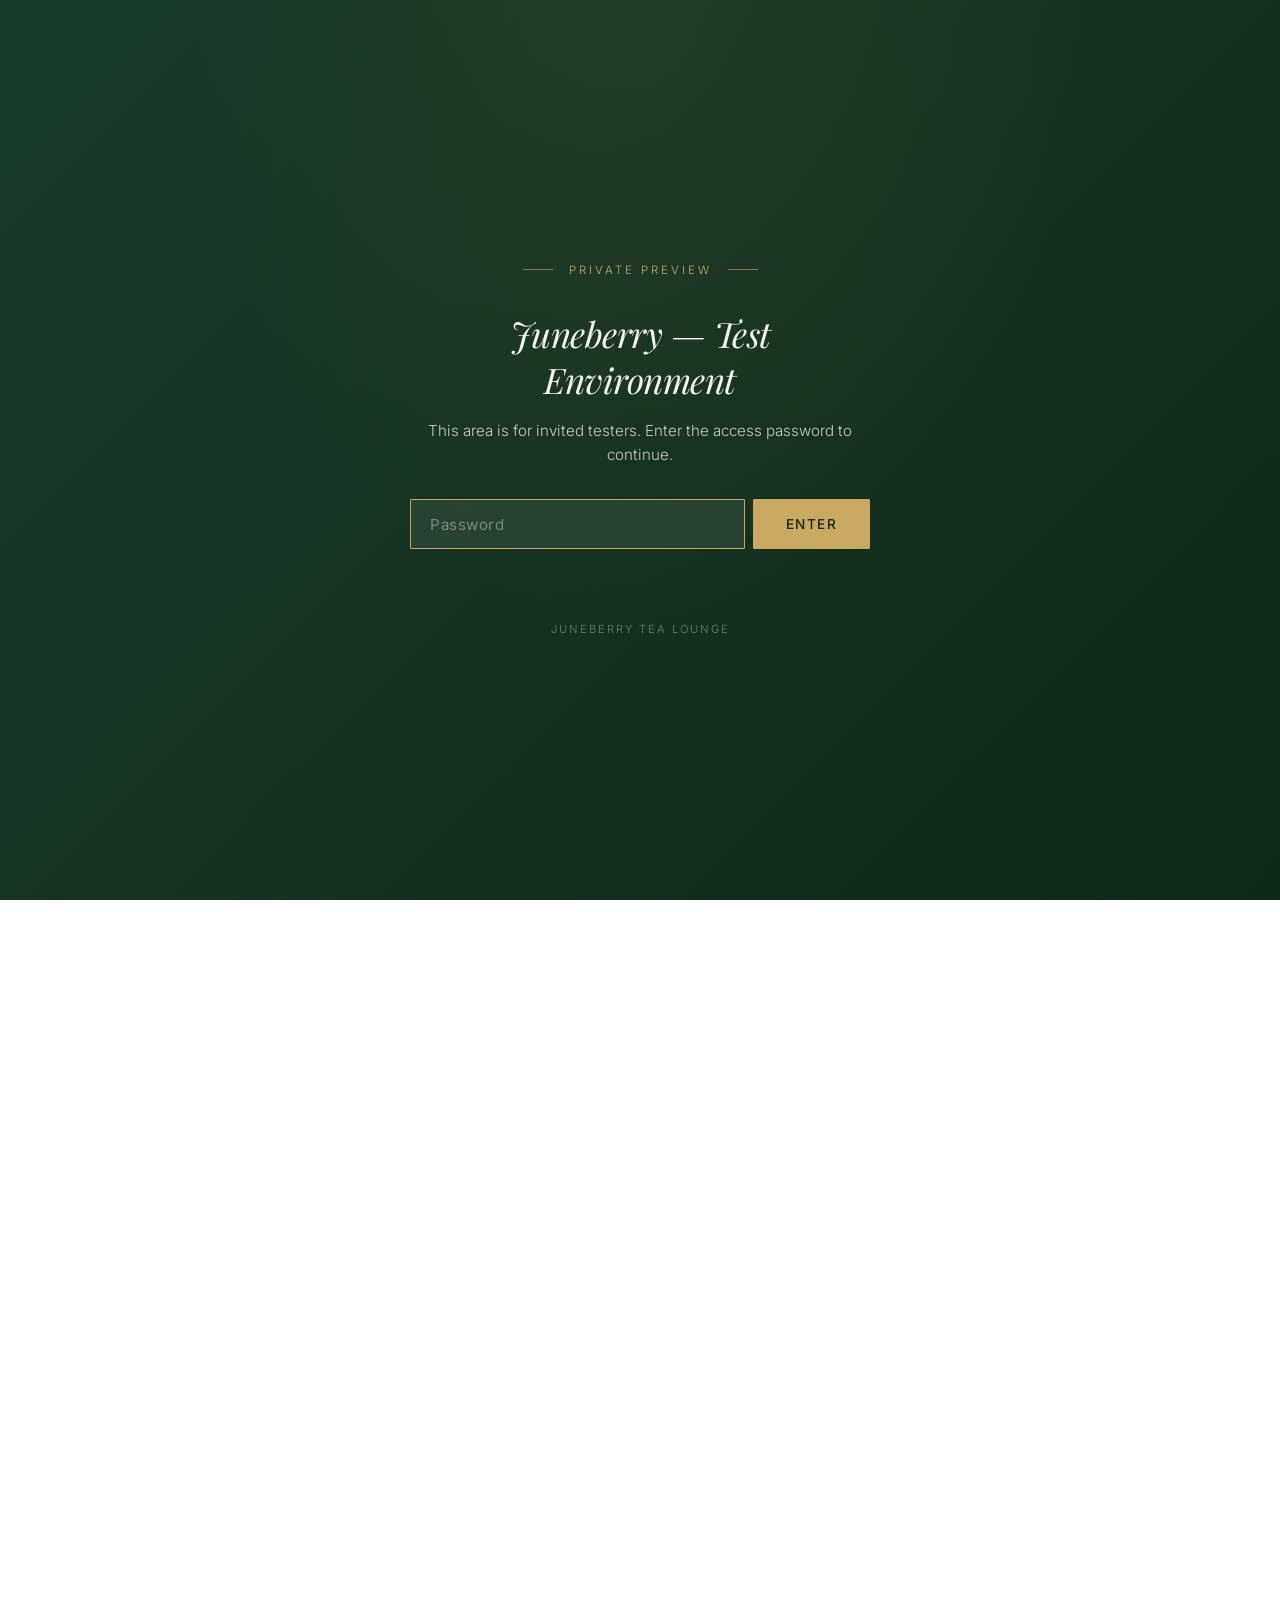
<file: test/order.html>
<!DOCTYPE html>
<html lang="en">
<head>
    <meta charset="UTF-8">
    <meta name="viewport" content="width=device-width, initial-scale=1.0">
    <title>Order Online — Juneberry Tea Lounge</title>
    <meta name="description" content="Order crafted teas, milk drinks, and seasonal specials from Juneberry Tea Lounge. Pickup, delivery, and dine-in available.">
    <link href="https://fonts.googleapis.com/css2?family=Playfair+Display:ital,wght@0,400;0,500;0,600;0,700;1,400&family=Inter:wght@300;400;500;600&display=swap" rel="stylesheet">
    <link rel="stylesheet" href="styles.css">
    <link rel="icon" type="image/svg+xml" href="../favicon.svg">
    <!-- Test environment password gate (overlay) -->
    <script src="gate.js"></script>
</head>
<body>

    <!-- ANNOUNCEMENT BAR -->
    <div class="announcement-bar">
        <div class="announcement-content">
            <span class="announcement-dot"></span>
            <span>Online ordering &mdash; Currently in beta &mdash; Live ordering opens Summer 2026</span>
        </div>
    </div>

    <!-- NAVIGATION -->
    <header class="header">
        <nav class="navbar">
            <a href="index.html" class="nav-logo">
                <img src="../logo-emblem.svg" alt="Juneberry Tea Lounge" class="logo-img">
            </a>
            <ul class="nav-menu">
                <li><a href="index.html#menu">Menu</a></li>
                <li><a href="index.html#story">Our Story</a></li>
                <li><a href="index.html#experience">Experience</a></li>
                <li><a href="index.html#visit">Visit</a></li>
                <li><a href="order.html" class="nav-cta">Order</a></li>
            </ul>
            <div class="nav-status">
                <span class="status-dot" id="statusDot"></span>
                <span id="statusText">Open Now</span>
            </div>
        </nav>
    </header>

    <!-- ORDER HERO -->
    <section class="order-hero">
        <div class="order-hero-content">
            <div class="hero-eyebrow">
                <span class="eyebrow-line"></span>
                <span class="eyebrow-text">Order Online</span>
                <span class="eyebrow-line"></span>
            </div>
            <h1>Crafted to order. Ready when you are.</h1>
            <p>Each drink hand-made the moment you arrive &mdash; never sitting, never waiting. Pick your method below.</p>
        </div>
    </section>

    <!-- ORDER METHOD CARDS -->
    <section class="order-methods">
        <div class="container">
            <div class="order-methods-grid">
                <!-- Pickup -->
                <div class="order-method-card featured">
                    <span class="method-badge">Recommended</span>
                    <div class="method-icon">
                        <svg viewBox="0 0 48 48" xmlns="http://www.w3.org/2000/svg" fill="none" stroke="currentColor" stroke-width="1.5">
                            <path d="M10 18 L10 38 Q10 42 14 42 L34 42 Q38 42 38 38 L38 18"/>
                            <path d="M6 18 L42 18 L40 12 L8 12 Z"/>
                            <path d="M20 26 L28 26"/>
                            <path d="M18 18 Q18 10 24 10 Q30 10 30 18"/>
                        </svg>
                    </div>
                    <h3>Order for Pickup</h3>
                    <p>Order now, pick up in 15 minutes. Skip the line, grab your drink, and go.</p>
                    <span class="method-meta">Ready in ~15 min</span>
                </div>

                <!-- Delivery -->
                <div class="order-method-card">
                    <div class="method-icon">
                        <svg viewBox="0 0 48 48" xmlns="http://www.w3.org/2000/svg" fill="none" stroke="currentColor" stroke-width="1.5">
                            <path d="M4 32 L4 18 L24 18 L24 32"/>
                            <path d="M24 22 L34 22 L40 28 L40 32 L24 32"/>
                            <circle cx="12" cy="34" r="4"/>
                            <circle cx="34" cy="34" r="4"/>
                        </svg>
                    </div>
                    <h3>Order for Delivery</h3>
                    <p>Bring Juneberry to your door via DoorDash, Uber Eats, or Grubhub.</p>
                    <span class="method-meta">30 – 45 min</span>
                </div>

                <!-- Dine-In -->
                <div class="order-method-card">
                    <div class="method-icon">
                        <svg viewBox="0 0 48 48" xmlns="http://www.w3.org/2000/svg" fill="none" stroke="currentColor" stroke-width="1.5">
                            <circle cx="24" cy="20" r="10"/>
                            <path d="M14 32 L14 42 L34 42 L34 32"/>
                            <path d="M10 32 L38 32"/>
                            <path d="M20 16 L28 16 M20 20 L28 20 M20 24 L28 24"/>
                        </svg>
                    </div>
                    <h3>Reserve a Table</h3>
                    <p>Settle into the lounge. Reserve a seat, order at your table.</p>
                    <span class="method-meta">Mon &ndash; Sun</span>
                </div>
            </div>
        </div>
    </section>

    <!-- GOLD DIVIDER -->
    <div class="gold-divider">
        <span class="divider-ornament">&#x2766;</span>
    </div>

    <!-- CUSTOMIZER MOCKUP SECTION -->
    <section class="customizer-section">
        <div class="container">
            <div class="section-label" style="justify-content: center;">
                <span class="label-number">Preview</span>
                <span class="label-divider"></span>
                <span class="label-text">How Ordering Will Work</span>
            </div>

            <div class="customizer-header">
                <h2>Customize every detail.</h2>
                <p>A preview of what ordering at Juneberry will look like.</p>
            </div>

            <!-- CUSTOMIZER INTERFACE MOCKUP -->
            <div class="customizer">
                <!-- Visual side -->
                <div class="customizer-visual">
                    <div class="drink-vessel brown-sugar-drink">
                        <div class="vessel-liquid"></div>
                        <div class="vessel-pearls"></div>
                        <div class="vessel-foam"></div>
                    </div>
                </div>

                <!-- Controls side -->
                <div class="customizer-controls">
                    <p class="drink-category">Brown Sugar Series</p>
                    <h3>Brown Sugar Pearl Milk</h3>
                    <div class="customizer-price">$7.00</div>

                    <!-- Size -->
                    <div class="option-group">
                        <h4>Size</h4>
                        <div class="option-pills">
                            <button class="option-pill">Small (12oz)</button>
                            <button class="option-pill selected">Medium (16oz)</button>
                            <button class="option-pill">Large (24oz)</button>
                        </div>
                    </div>

                    <!-- Sweetness -->
                    <div class="option-group">
                        <h4>Sweetness</h4>
                        <div class="option-pills">
                            <button class="option-pill">0%</button>
                            <button class="option-pill">25%</button>
                            <button class="option-pill selected">50%</button>
                            <button class="option-pill">75%</button>
                            <button class="option-pill">100%</button>
                        </div>
                    </div>

                    <!-- Ice -->
                    <div class="option-group">
                        <h4>Ice</h4>
                        <div class="option-pills">
                            <button class="option-pill">No Ice</button>
                            <button class="option-pill">Less Ice</button>
                            <button class="option-pill selected">Regular</button>
                            <button class="option-pill">Extra Ice</button>
                        </div>
                    </div>

                    <!-- Toppings -->
                    <div class="option-group">
                        <h4>Toppings (+$0.75 each)</h4>
                        <div class="option-pills">
                            <button class="option-pill selected">Brown Sugar Pearls</button>
                            <button class="option-pill">Lychee Jelly</button>
                            <button class="option-pill">Pudding</button>
                            <button class="option-pill">Aiyu Jelly</button>
                            <button class="option-pill">Aloe Vera</button>
                        </div>
                    </div>

                    <!-- Add to cart (mockup) -->
                    <button class="btn btn-outline add-to-cart" onclick="alert('This is a mockup. Ordering opens Summer 2026.');">
                        Add to Cart &mdash; $7.75
                    </button>

                    <p class="mockup-notice">&#9737; Interface mockup &mdash; Live ordering coming Summer 2026</p>
                </div>
            </div>
        </div>
    </section>

    <!-- COMING SOON / EMAIL CAPTURE -->
    <section class="coming-soon-banner">
        <div class="container">
            <div class="section-label" style="justify-content: center;">
                <span class="label-divider"></span>
                <span class="label-text">Notify Me</span>
                <span class="label-divider"></span>
            </div>
            <h2>Be the first to order.</h2>
            <p>We'll send you a single, quiet note when online ordering goes live &mdash; no spam, no marketing nonsense.</p>
            <form class="coming-soon-form" onsubmit="event.preventDefault(); alert('Thank you. We will let you know.');">
                <input type="email" placeholder="your@email.com" required class="coming-soon-input">
                <button type="submit" class="btn btn-primary">Notify Me</button>
            </form>
        </div>
    </section>

    <!-- DIVIDER -->
    <div class="gold-divider">
        <span class="divider-ornament">&#x2766;</span>
    </div>

    <!-- FEATURED DRINKS PREVIEW -->
    <section class="drinks-section">
        <div class="container">
            <div class="section-header">
                <h2>Popular Picks</h2>
                <p class="section-intro">A taste of what awaits.</p>
            </div>

            <div class="drinks-grid">
                <article class="drink-card">
                    <div class="drink-visual">
                        <div class="drink-vessel oolong">
                            <div class="vessel-liquid"></div>
                            <div class="vessel-foam"></div>
                        </div>
                    </div>
                    <div class="drink-content">
                        <p class="drink-category">Milk Tea Classics</p>
                        <h3>Silken Oolong Milk</h3>
                        <p class="drink-description">Premium roasted oolong with velvety steamed milk.</p>
                        <div class="drink-footer">
                            <span class="drink-price">$6.50</span>
                            <span class="drink-notes">Balanced</span>
                        </div>
                    </div>
                </article>

                <article class="drink-card">
                    <div class="drink-visual">
                        <div class="drink-vessel matcha-drink">
                            <div class="vessel-liquid"></div>
                            <div class="vessel-foam"></div>
                        </div>
                    </div>
                    <div class="drink-content">
                        <p class="drink-category">Matcha &amp; Specialty</p>
                        <h3>Ceremonial Matcha</h3>
                        <p class="drink-description">Whisked Japanese matcha with warm milk.</p>
                        <div class="drink-footer">
                            <span class="drink-price">$7.25</span>
                            <span class="drink-notes">Earthy</span>
                        </div>
                    </div>
                </article>

                <article class="drink-card">
                    <div class="drink-visual">
                        <div class="drink-vessel stone-fruit">
                            <div class="vessel-liquid"></div>
                            <div class="vessel-ice"></div>
                        </div>
                    </div>
                    <div class="drink-content">
                        <p class="drink-category">Fruit Refreshers</p>
                        <h3>Summer Stone Fruit</h3>
                        <p class="drink-description">Chilled white tea with peach, apricot, vanilla.</p>
                        <div class="drink-footer">
                            <span class="drink-price">$6.75</span>
                            <span class="drink-notes">Bright</span>
                        </div>
                    </div>
                </article>
            </div>

            <div class="menu-cta">
                <a href="index.html#menu" class="btn btn-outline">&larr; Back to Home</a>
            </div>
        </div>
    </section>

    <!-- FOOTER -->
    <footer class="footer">
        <div class="container">
            <div class="footer-grid">
                <div class="footer-brand">
                    <img src="../logo-emblem.svg" alt="Juneberry" class="footer-logo-img">
                    <p class="footer-tagline">A refined tea lounge for slow sips and soft conversations.</p>
                </div>

                <div class="footer-col">
                    <h5>Menu</h5>
                    <ul>
                        <li><a href="index.html#menu">Signature Drinks</a></li>
                        <li><a href="order.html">Order Online</a></li>
                        <li><a href="#">Seasonal Specials</a></li>
                    </ul>
                </div>

                <div class="footer-col">
                    <h5>Visit</h5>
                    <ul>
                        <li><a href="index.html#visit">Location</a></li>
                        <li><a href="index.html#visit">Hours</a></li>
                        <li><a href="#">Reserve a Table</a></li>
                    </ul>
                </div>

                <div class="footer-col">
                    <h5>Connect</h5>
                    <ul>
                        <li><a href="#" class="social-link">Instagram</a></li>
                        <li><a href="#" class="social-link">Facebook</a></li>
                        <li><a href="#" class="social-link">TikTok</a></li>
                    </ul>
                </div>
            </div>

            <div class="footer-bottom">
                <p>&copy; <span id="footerYear">2026</span> Juneberry Tea Lounge. All rights reserved.</p>
                <div class="footer-legal">
                    <a href="#">Privacy</a>
                    <span class="legal-divider">·</span>
                    <a href="#">Terms</a>
                    <span class="legal-divider">·</span>
                    <a href="#">Accessibility</a>
                </div>
            </div>
        </div>
    </footer>

    <script src="script.js"></script>
</body>
</html>
</file>
<file: test/styles.css>
/* =====================================================
   JUNEBERRY TEA LOUNGE — STYLESHEET
   Elegant, minimal, premium tea lounge aesthetic
   ===================================================== */

/* CUSTOMIZATION GUIDE:
   - Color palette variables at top (lines 20-30)
   - Font sizes and spacing adjustable in :root
   - Logo images referenced: logo-light.svg, logo-dark.svg
   - CSS-drawn drink vessels for placeholder visuals
*/

:root {
    /* PRIMARY COLOR PALETTE */
    --color-forest-green: #1a3a2a;
    --color-forest-deep: #0f2817;
    --color-black: #0f0f0f;
    --color-antique-gold: #c9a961;
    --color-gold-light: #d4b876;
    --color-cream: #f5f3f0;
    --color-cream-warm: #faf7f2;
    --color-champagne: #d4a574;
    --color-white: #ffffff;
    --color-border: #e8e3da;

    /* TEXT COLORS */
    --color-text-dark: #0f0f0f;
    --color-text-light: #f5f3f0;
    --color-text-muted: #6b7280;
    --color-text-soft: #8b8680;

    /* TYPOGRAPHY */
    --font-serif: 'Playfair Display', 'Cormorant Garamond', Georgia, serif;
    --font-sans: 'Inter', -apple-system, BlinkMacSystemFont, sans-serif;

    /* SPACING */
    --spacing-xs: 0.5rem;
    --spacing-sm: 1rem;
    --spacing-md: 1.5rem;
    --spacing-lg: 2rem;
    --spacing-xl: 3rem;
    --spacing-2xl: 4rem;
    --spacing-3xl: 6rem;
    --spacing-4xl: 8rem;

    /* TRANSITIONS */
    --transition: all 0.3s cubic-bezier(0.4, 0, 0.2, 1);
    --transition-slow: all 0.6s cubic-bezier(0.4, 0, 0.2, 1);
}

/* ===== RESET & GLOBAL ===== */

* {
    margin: 0;
    padding: 0;
    box-sizing: border-box;
}

html {
    scroll-behavior: smooth;
}

body {
    font-family: var(--font-sans);
    color: var(--color-text-dark);
    background-color: var(--color-white);
    line-height: 1.6;
    font-weight: 300;
}

h1, h2, h3, h4, h5, h6 {
    font-family: var(--font-serif);
    font-weight: 400;
    line-height: 1.2;
    letter-spacing: -0.5px;
}

a {
    color: inherit;
    text-decoration: none;
    transition: var(--transition);
}

p { margin-bottom: var(--spacing-md); }
ul { list-style: none; }
button { font-family: inherit; cursor: pointer; border: none; background: none; }

.container {
    max-width: 1200px;
    margin: 0 auto;
    padding: 0 var(--spacing-lg);
}

/* ===== ANNOUNCEMENT BAR ===== */

.announcement-bar {
    background-color: var(--color-forest-deep);
    color: var(--color-cream);
    padding: 0.55rem var(--spacing-lg);
    font-size: 0.82rem;
    font-weight: 400;
    letter-spacing: 0.5px;
    border-bottom: 1px solid rgba(201, 169, 97, 0.3);
}

.announcement-content {
    display: flex;
    justify-content: center;
    align-items: center;
    gap: var(--spacing-sm);
    max-width: 1200px;
    margin: 0 auto;
    flex-wrap: wrap;
}

.announcement-dot {
    width: 6px;
    height: 6px;
    background-color: var(--color-antique-gold);
    border-radius: 50%;
    box-shadow: 0 0 8px rgba(201, 169, 97, 0.6);
    animation: pulse 2s ease-in-out infinite;
}

@keyframes pulse {
    0%, 100% { opacity: 1; }
    50% { opacity: 0.5; }
}

.announcement-link {
    color: var(--color-antique-gold);
    border-bottom: 1px solid transparent;
    transition: var(--transition);
    margin-left: var(--spacing-sm);
}

.announcement-link:hover {
    border-bottom-color: var(--color-antique-gold);
}

/* ===== HEADER & NAVIGATION ===== */

.header {
    position: sticky;
    top: 0;
    background-color: rgba(255, 255, 255, 0.95);
    backdrop-filter: blur(12px);
    -webkit-backdrop-filter: blur(12px);
    border-bottom: 1px solid var(--color-border);
    z-index: 100;
    transition: var(--transition);
}

.navbar {
    display: flex;
    justify-content: space-between;
    align-items: center;
    padding: var(--spacing-md) var(--spacing-lg);
    max-width: 1400px;
    margin: 0 auto;
    gap: var(--spacing-lg);
}

.nav-logo img {
    height: 38px;
    width: auto;
}

.nav-menu {
    display: flex;
    gap: var(--spacing-2xl);
    align-items: center;
}

.nav-menu a {
    font-size: 0.85rem;
    font-weight: 500;
    letter-spacing: 1px;
    text-transform: uppercase;
    color: var(--color-text-dark);
    position: relative;
    padding-bottom: 4px;
}

.nav-menu a::after {
    content: '';
    position: absolute;
    bottom: 0;
    left: 50%;
    transform: translateX(-50%);
    width: 0;
    height: 1px;
    background-color: var(--color-antique-gold);
    transition: width 0.3s ease;
}

.nav-menu a:hover::after { width: 100%; }

.nav-cta {
    background-color: var(--color-forest-green);
    color: var(--color-cream) !important;
    padding: 0.5rem 1.25rem !important;
    border-radius: 2px;
}

.nav-cta:hover { background-color: var(--color-forest-deep); }
.nav-cta::after { display: none; }

.nav-status {
    display: flex;
    align-items: center;
    gap: 0.5rem;
    font-size: 0.78rem;
    font-weight: 500;
    letter-spacing: 0.5px;
    color: var(--color-text-soft);
}

.status-dot {
    width: 7px;
    height: 7px;
    background-color: #4caf50;
    border-radius: 50%;
    box-shadow: 0 0 6px rgba(76, 175, 80, 0.5);
}

.status-dot.closed { background-color: #c97171; box-shadow: 0 0 6px rgba(201, 113, 113, 0.5); }

/* ===== HERO SECTION ===== */

.hero {
    background:
        radial-gradient(ellipse at top, rgba(201, 169, 97, 0.08) 0%, transparent 50%),
        linear-gradient(135deg, var(--color-forest-green) 0%, var(--color-forest-deep) 100%);
    color: var(--color-text-light);
    padding: var(--spacing-3xl) var(--spacing-lg);
    text-align: center;
    min-height: 85vh;
    display: flex;
    align-items: center;
    justify-content: center;
    position: relative;
    overflow: hidden;
}

.hero-botanical {
    position: absolute;
    height: 60%;
    top: 20%;
    opacity: 0.6;
    pointer-events: none;
}

.hero-botanical-left { left: 3%; width: 80px; }
.hero-botanical-right { right: 3%; width: 80px; }

.hero-content {
    max-width: 800px;
    margin: 0 auto;
    position: relative;
    z-index: 2;
}

.hero-eyebrow {
    display: flex;
    align-items: center;
    justify-content: center;
    gap: var(--spacing-md);
    margin-bottom: var(--spacing-2xl);
}

.eyebrow-line {
    width: 30px;
    height: 1px;
    background-color: var(--color-antique-gold);
    opacity: 0.6;
}

.eyebrow-text {
    font-size: 0.75rem;
    font-weight: 500;
    letter-spacing: 3px;
    text-transform: uppercase;
    color: var(--color-antique-gold);
}

.hero-logo-large { margin-bottom: var(--spacing-xl); }

.logo-large {
    height: 180px;
    width: auto;
    filter: drop-shadow(0 10px 30px rgba(0, 0, 0, 0.3));
}

.hero-title {
    font-size: clamp(1.8rem, 5vw, 3.2rem);
    font-weight: 400;
    margin-bottom: var(--spacing-md);
    line-height: 1.3;
    letter-spacing: -1px;
    font-style: italic;
}

.hero-subtitle {
    font-size: 1.05rem;
    font-weight: 300;
    margin-bottom: var(--spacing-2xl);
    opacity: 0.85;
    letter-spacing: 0.3px;
    max-width: 600px;
    margin-left: auto;
    margin-right: auto;
}

.hero-buttons {
    display: flex;
    gap: var(--spacing-md);
    justify-content: center;
    flex-wrap: wrap;
}

.hero-scroll-hint {
    margin-top: var(--spacing-3xl);
    display: flex;
    flex-direction: column;
    align-items: center;
    gap: var(--spacing-sm);
    opacity: 0.5;
    font-size: 0.7rem;
    letter-spacing: 2px;
    text-transform: uppercase;
}

.scroll-line {
    width: 1px;
    height: 30px;
    background: linear-gradient(to bottom, var(--color-antique-gold) 0%, transparent 100%);
    animation: scrollHint 2s ease-in-out infinite;
}

@keyframes scrollHint {
    0%, 100% { transform: scaleY(1); opacity: 1; }
    50% { transform: scaleY(0.5); opacity: 0.3; }
}

/* ===== BUTTONS ===== */

.btn {
    padding: 0.85rem 2.2rem;
    font-size: 0.85rem;
    font-weight: 500;
    border: 1.5px solid transparent;
    cursor: pointer;
    transition: var(--transition);
    letter-spacing: 1.5px;
    text-transform: uppercase;
    display: inline-block;
    border-radius: 1px;
    font-family: var(--font-sans);
}

.btn-primary {
    background-color: var(--color-antique-gold);
    color: var(--color-forest-deep);
    border-color: var(--color-antique-gold);
}

.btn-primary:hover {
    background-color: var(--color-gold-light);
    border-color: var(--color-gold-light);
    transform: translateY(-1px);
}

.btn-secondary {
    background-color: transparent;
    color: var(--color-text-light);
    border-color: var(--color-text-light);
}

.btn-secondary:hover {
    background-color: var(--color-text-light);
    color: var(--color-forest-green);
}

.btn-outline {
    background-color: transparent;
    color: var(--color-forest-green);
    border-color: var(--color-forest-green);
}

.btn-outline:hover {
    background-color: var(--color-forest-green);
    color: var(--color-cream);
}

/* ===== SECTION LABELS (numbered) ===== */

.section-label {
    display: flex;
    align-items: center;
    gap: var(--spacing-sm);
    margin-bottom: var(--spacing-lg);
    font-size: 0.72rem;
    font-weight: 600;
    letter-spacing: 3px;
    text-transform: uppercase;
    color: var(--color-antique-gold);
}

.label-number {
    font-family: var(--font-serif);
    font-style: italic;
    font-weight: 500;
    font-size: 0.95rem;
    letter-spacing: 0;
}

.label-divider {
    width: 40px;
    height: 1px;
    background-color: var(--color-antique-gold);
    opacity: 0.6;
}

.section-label-light { color: var(--color-antique-gold); }

/* ===== GOLD DIVIDER ===== */

.gold-divider {
    display: flex;
    align-items: center;
    justify-content: center;
    padding: var(--spacing-xl) 0;
    background-color: var(--color-white);
    position: relative;
}

.gold-divider::before,
.gold-divider::after {
    content: '';
    width: 80px;
    height: 1px;
    background: linear-gradient(to right, transparent, var(--color-antique-gold), transparent);
}

.divider-ornament {
    color: var(--color-antique-gold);
    font-size: 1rem;
    margin: 0 var(--spacing-md);
}

.dark-divider { background-color: var(--color-forest-green); }
.dark-divider .divider-ornament { color: var(--color-antique-gold); }

/* ===== FEATURED DRINK SECTION ===== */

.featured-section {
    padding: var(--spacing-3xl) var(--spacing-lg);
    background-color: var(--color-cream-warm);
}

.featured-card {
    display: grid;
    grid-template-columns: 1fr 1.2fr;
    gap: var(--spacing-3xl);
    align-items: center;
    background-color: var(--color-white);
    padding: var(--spacing-2xl);
    border: 1px solid var(--color-border);
    border-radius: 2px;
    box-shadow: 0 20px 60px rgba(15, 40, 23, 0.06);
}

.featured-visual {
    display: flex;
    justify-content: center;
    align-items: center;
    aspect-ratio: 1;
    background: linear-gradient(135deg, var(--color-cream) 0%, #ede8e0 100%);
    border-radius: 2px;
    position: relative;
    overflow: hidden;
}

.featured-visual::before {
    content: '';
    position: absolute;
    inset: 0;
    background: radial-gradient(circle at 30% 30%, rgba(255,255,255,0.4) 0%, transparent 50%);
}

.featured-text { padding: var(--spacing-md) 0; }

.featured-tag {
    display: inline-block;
    font-size: 0.7rem;
    font-weight: 600;
    letter-spacing: 2px;
    text-transform: uppercase;
    color: var(--color-antique-gold);
    margin-bottom: var(--spacing-md);
}

.featured-name {
    font-size: clamp(1.8rem, 4vw, 2.5rem);
    margin-bottom: var(--spacing-md);
    font-style: italic;
}

.featured-description {
    font-size: 1.05rem;
    color: var(--color-text-muted);
    line-height: 1.8;
    margin-bottom: var(--spacing-lg);
}

.featured-meta {
    display: grid;
    grid-template-columns: 1fr 1fr;
    gap: var(--spacing-md);
    padding: var(--spacing-md) 0;
    margin-bottom: var(--spacing-lg);
    border-top: 1px solid var(--color-border);
    border-bottom: 1px solid var(--color-border);
}

.meta-item { display: flex; flex-direction: column; }

.meta-label {
    font-size: 0.7rem;
    font-weight: 600;
    letter-spacing: 1.5px;
    text-transform: uppercase;
    color: var(--color-text-soft);
    margin-bottom: 4px;
}

.meta-value {
    font-family: var(--font-serif);
    font-style: italic;
    font-size: 0.95rem;
    color: var(--color-forest-green);
}

.featured-cta {
    display: inline-block;
    color: var(--color-forest-green);
    font-weight: 500;
    font-size: 0.9rem;
    letter-spacing: 0.5px;
    border-bottom: 1px solid var(--color-antique-gold);
    padding-bottom: 3px;
}

.featured-cta:hover { color: var(--color-antique-gold); }

/* ===== DRINK VESSELS (CSS-drawn drinks) ===== */

.drink-vessel {
    width: 70%;
    max-width: 240px;
    aspect-ratio: 0.7;
    position: relative;
    border-radius: 8px 8px 40% 40% / 8px 8px 15% 15%;
    overflow: hidden;
    box-shadow:
        inset -8px 0 20px rgba(0,0,0,0.15),
        inset 8px 0 20px rgba(255,255,255,0.1),
        0 20px 40px rgba(15, 40, 23, 0.15);
    background: linear-gradient(135deg, rgba(255,255,255,0.95) 0%, rgba(245,243,240,0.95) 100%);
}

.drink-vessel::before {
    content: '';
    position: absolute;
    left: 8%;
    top: 5%;
    width: 14%;
    height: 70%;
    background: linear-gradient(to bottom, rgba(255,255,255,0.6), transparent);
    border-radius: 50%;
    filter: blur(2px);
}

.vessel-liquid {
    position: absolute;
    bottom: 0;
    left: 0;
    right: 0;
    height: 75%;
    border-radius: 0 0 40% 40% / 0 0 15% 15%;
}

.vessel-foam {
    position: absolute;
    top: 22%;
    left: 5%;
    right: 5%;
    height: 8%;
    background: linear-gradient(to bottom, rgba(255, 250, 240, 0.95), rgba(255, 250, 240, 0.7));
    border-radius: 50%;
    box-shadow: 0 2px 4px rgba(0,0,0,0.1);
}

.vessel-steam {
    position: absolute;
    top: -10%;
    left: 50%;
    transform: translateX(-50%);
    width: 30%;
    height: 30%;
    background: radial-gradient(ellipse, rgba(255,255,255,0.3) 0%, transparent 60%);
    animation: steamRise 4s ease-in-out infinite;
}

@keyframes steamRise {
    0%, 100% { opacity: 0.3; transform: translateX(-50%) translateY(0); }
    50% { opacity: 0.6; transform: translateX(-50%) translateY(-8px); }
}

.vessel-pearls {
    position: absolute;
    bottom: 5%;
    left: 10%;
    right: 10%;
    height: 25%;
    background-image:
        radial-gradient(circle at 20% 70%, #2c1810 6%, transparent 7%),
        radial-gradient(circle at 50% 50%, #3a1f15 6%, transparent 7%),
        radial-gradient(circle at 80% 75%, #2c1810 6%, transparent 7%),
        radial-gradient(circle at 35% 85%, #3a1f15 5%, transparent 6%),
        radial-gradient(circle at 65% 90%, #2c1810 5%, transparent 6%);
    opacity: 0.85;
}

.vessel-ice {
    position: absolute;
    top: 25%;
    left: 10%;
    right: 10%;
    height: 60%;
    background:
        linear-gradient(135deg, rgba(255,255,255,0.4) 25%, transparent 25%) 0 0/12px 12px,
        linear-gradient(225deg, rgba(255,255,255,0.4) 25%, transparent 25%) 0 0/12px 12px;
    opacity: 0.7;
}

/* Liquid colors per drink */
.jasmine-featured .vessel-liquid { background: linear-gradient(to bottom, #f4e9c7 0%, #d4b876 100%); }
.jasmine-featured { width: 75%; }

.oolong .vessel-liquid { background: linear-gradient(to bottom, #c9a98a 0%, #8b6f4d 100%); }
.stone-fruit .vessel-liquid { background: linear-gradient(to bottom, #f4d4a8 0%, #e0a872 100%); }
.matcha-drink .vessel-liquid { background: linear-gradient(to bottom, #9bb88a 0%, #6b8b5a 100%); }
.brown-sugar-drink .vessel-liquid { background: linear-gradient(to bottom, #b88860 0%, #6b4426 100%); }
.taro-drink .vessel-liquid { background: linear-gradient(to bottom, #c8b0d4 0%, #9b7faa 100%); }
.jasmine-drink .vessel-liquid { background: linear-gradient(to bottom, #f0e4c0 0%, #d4b876 100%); }

/* ===== SIGNATURE DRINKS SECTION ===== */

.drinks-section {
    padding: var(--spacing-3xl) var(--spacing-lg);
    background-color: var(--color-white);
}

.section-header {
    text-align: center;
    margin-bottom: var(--spacing-2xl);
}

.section-header h2 {
    font-size: clamp(2rem, 5vw, 2.8rem);
    margin-bottom: var(--spacing-sm);
    font-style: italic;
}

.section-intro {
    font-size: 1rem;
    color: var(--color-text-muted);
    font-weight: 300;
}

.menu-categories {
    display: flex;
    justify-content: center;
    flex-wrap: wrap;
    gap: var(--spacing-sm);
    margin-bottom: var(--spacing-2xl);
}

.category-tab {
    padding: 0.55rem 1.25rem;
    font-size: 0.8rem;
    font-weight: 500;
    letter-spacing: 0.5px;
    color: var(--color-text-muted);
    border: 1px solid var(--color-border);
    border-radius: 30px;
    background-color: transparent;
    transition: var(--transition);
}

.category-tab:hover {
    border-color: var(--color-antique-gold);
    color: var(--color-forest-green);
}

.category-tab.active {
    background-color: var(--color-forest-green);
    color: var(--color-cream);
    border-color: var(--color-forest-green);
}

.drinks-grid {
    display: grid;
    grid-template-columns: repeat(auto-fit, minmax(300px, 1fr));
    gap: var(--spacing-lg);
    max-width: 1200px;
    margin: 0 auto;
}

.drink-card {
    background-color: var(--color-cream-warm);
    border-radius: 2px;
    overflow: hidden;
    transition: var(--transition-slow);
    display: flex;
    flex-direction: column;
    border: 1px solid transparent;
}

.drink-card:hover {
    transform: translateY(-6px);
    box-shadow: 0 20px 50px rgba(15, 40, 23, 0.1);
    border-color: var(--color-border);
}

.drink-visual {
    width: 100%;
    aspect-ratio: 4/3;
    background: linear-gradient(135deg, #ede8e0 0%, #d8d2c4 100%);
    display: flex;
    align-items: flex-end;
    justify-content: center;
    padding-top: var(--spacing-md);
    position: relative;
    overflow: hidden;
}

.drink-visual::after {
    content: '';
    position: absolute;
    bottom: 0;
    left: 0;
    right: 0;
    height: 8%;
    background: linear-gradient(to bottom, rgba(0,0,0,0.04), transparent);
}

.drink-content {
    padding: var(--spacing-lg);
    display: flex;
    flex-direction: column;
    flex-grow: 1;
}

.drink-card h3 {
    font-size: 1.35rem;
    margin-bottom: var(--spacing-xs);
    font-style: italic;
}

.drink-category {
    font-size: 0.7rem;
    color: var(--color-antique-gold);
    text-transform: uppercase;
    letter-spacing: 2px;
    font-weight: 600;
    margin-bottom: var(--spacing-sm);
}

.drink-description {
    font-size: 0.92rem;
    color: var(--color-text-muted);
    line-height: 1.6;
    flex-grow: 1;
    margin-bottom: var(--spacing-md);
}

.drink-footer {
    display: flex;
    justify-content: space-between;
    align-items: center;
    padding-top: var(--spacing-sm);
    border-top: 1px solid var(--color-border);
}

.drink-price {
    font-family: var(--font-serif);
    font-size: 1.1rem;
    color: var(--color-forest-green);
    font-weight: 500;
}

.drink-notes {
    font-size: 0.75rem;
    color: var(--color-text-soft);
    font-style: italic;
}

.menu-cta {
    text-align: center;
    margin-top: var(--spacing-2xl);
}

/* ===== STORY SECTION ===== */

.story-section {
    padding: var(--spacing-3xl) var(--spacing-lg);
    background-color: var(--color-white);
}

.story-grid {
    display: grid;
    grid-template-columns: 1fr 1fr;
    gap: var(--spacing-3xl);
    align-items: center;
}

.story-text h2 {
    font-size: clamp(1.8rem, 4vw, 2.5rem);
    margin-bottom: var(--spacing-md);
    font-style: italic;
}

.story-text p {
    font-size: 1rem;
    color: var(--color-text-muted);
    line-height: 1.8;
}

.story-quote {
    background-color: var(--color-cream-warm);
    padding: var(--spacing-2xl);
    border-left: 2px solid var(--color-antique-gold);
}

.story-quote blockquote p {
    font-family: var(--font-serif);
    font-style: italic;
    font-size: 1.4rem;
    color: var(--color-forest-green);
    line-height: 1.5;
    margin-bottom: var(--spacing-md);
}

.story-quote cite {
    font-style: normal;
    font-size: 0.8rem;
    letter-spacing: 2px;
    color: var(--color-antique-gold);
    font-weight: 600;
    text-transform: uppercase;
}

/* ===== EXPERIENCE SECTION ===== */

.experience-section {
    padding: var(--spacing-3xl) var(--spacing-lg);
    background-color: var(--color-forest-green);
    color: var(--color-text-light);
    position: relative;
    overflow: hidden;
}

.experience-content { max-width: 900px; margin: 0 auto; }

.experience-section h2 {
    font-size: clamp(2rem, 5vw, 2.8rem);
    margin-bottom: var(--spacing-lg);
    font-style: italic;
}

.experience-text {
    font-size: 1.05rem;
    line-height: 1.8;
    margin-bottom: var(--spacing-2xl);
    opacity: 0.9;
    max-width: 700px;
}

.experience-pillars {
    display: grid;
    grid-template-columns: repeat(auto-fit, minmax(220px, 1fr));
    gap: var(--spacing-2xl);
    margin-top: var(--spacing-2xl);
    padding-top: var(--spacing-2xl);
    border-top: 1px solid rgba(201, 169, 97, 0.2);
}

.pillar-icon {
    width: 40px;
    height: 40px;
    color: var(--color-antique-gold);
    margin-bottom: var(--spacing-md);
}

.pillar-icon svg { width: 100%; height: 100%; }

.pillar h4 {
    font-size: 1.3rem;
    margin-bottom: var(--spacing-sm);
    color: var(--color-cream);
    font-style: italic;
}

.pillar p {
    font-size: 0.92rem;
    opacity: 0.85;
    line-height: 1.7;
}

/* ===== CRAFT SECTION ===== */

.craft-section {
    padding: var(--spacing-3xl) var(--spacing-lg);
    background-color: var(--color-cream);
    text-align: center;
}

.craft-content { max-width: 800px; margin: 0 auto; }
.craft-section .section-label { justify-content: center; }

.craft-statement {
    font-family: var(--font-serif);
    font-style: italic;
    font-size: clamp(1.5rem, 4vw, 2.2rem);
    font-weight: 400;
    color: var(--color-forest-green);
    margin-bottom: var(--spacing-lg);
    line-height: 1.4;
}

.craft-description {
    font-size: 1rem;
    color: var(--color-text-muted);
    line-height: 1.8;
    max-width: 600px;
    margin: 0 auto var(--spacing-2xl);
}

.craft-stats {
    display: grid;
    grid-template-columns: repeat(3, 1fr);
    gap: var(--spacing-lg);
    margin-top: var(--spacing-2xl);
    padding-top: var(--spacing-2xl);
    border-top: 1px solid var(--color-border);
}

.stat { display: flex; flex-direction: column; align-items: center; }

.stat-number {
    font-family: var(--font-serif);
    font-size: clamp(2rem, 4vw, 2.8rem);
    color: var(--color-antique-gold);
    line-height: 1;
    margin-bottom: var(--spacing-xs);
}

.stat-label {
    font-size: 0.75rem;
    color: var(--color-text-soft);
    letter-spacing: 1.5px;
    text-transform: uppercase;
    font-weight: 500;
}

/* ===== VISIT SECTION ===== */

.visit-section {
    padding: var(--spacing-3xl) var(--spacing-lg);
    background-color: var(--color-white);
}

.visit-section h2 {
    font-size: clamp(2rem, 5vw, 2.8rem);
    margin-bottom: var(--spacing-2xl);
    font-style: italic;
}

.visit-content {
    display: grid;
    grid-template-columns: 1fr 1.2fr;
    gap: var(--spacing-3xl);
    align-items: start;
}

.visit-info {
    display: flex;
    flex-direction: column;
    gap: var(--spacing-lg);
}

.info-block {
    padding-bottom: var(--spacing-lg);
    border-bottom: 1px solid var(--color-border);
}

.info-block:last-child { border-bottom: none; }

.info-block h3 {
    font-size: 0.75rem;
    margin-bottom: var(--spacing-sm);
    color: var(--color-antique-gold);
    text-transform: uppercase;
    letter-spacing: 2px;
    font-weight: 600;
    font-family: var(--font-sans);
}

.info-block p {
    font-size: 1.05rem;
    color: var(--color-text-dark);
    line-height: 1.8;
    margin-bottom: var(--spacing-sm);
}

.hours-time {
    float: right;
    color: var(--color-text-muted);
    font-style: italic;
}

.info-block a {
    color: var(--color-forest-green);
    transition: var(--transition);
}

.info-block a:hover { color: var(--color-antique-gold); }

.info-link {
    display: inline-block;
    font-size: 0.85rem;
    color: var(--color-antique-gold) !important;
    border-bottom: 1px solid var(--color-antique-gold);
    padding-bottom: 2px;
}

.map-placeholder {
    width: 100%;
    height: 100%;
    min-height: 400px;
    background:
        radial-gradient(circle at 30% 40%, rgba(201, 169, 97, 0.08) 0%, transparent 40%),
        linear-gradient(135deg, var(--color-cream-warm) 0%, var(--color-cream) 100%);
    border: 1px solid var(--color-border);
    display: flex;
    flex-direction: column;
    align-items: center;
    justify-content: center;
    border-radius: 2px;
    color: var(--color-text-soft);
}

.map-placeholder svg { width: 40px; height: 40px; color: var(--color-antique-gold); margin-bottom: var(--spacing-sm); }
.map-placeholder p { font-family: var(--font-serif); font-style: italic; font-size: 1.2rem; color: var(--color-forest-green); margin-bottom: 4px; }
.map-subtitle { font-size: 0.75rem; letter-spacing: 1.5px; text-transform: uppercase; color: var(--color-text-soft); }

/* ===== NEWSLETTER SECTION ===== */

.newsletter-section {
    background-color: var(--color-forest-deep);
    color: var(--color-cream);
    padding: var(--spacing-3xl) var(--spacing-lg);
}

.newsletter-content {
    display: grid;
    grid-template-columns: 1fr 1fr;
    gap: var(--spacing-2xl);
    align-items: center;
    max-width: 1100px;
    margin: 0 auto;
}

.newsletter-text h3 {
    font-size: clamp(1.8rem, 4vw, 2.4rem);
    color: var(--color-cream);
    margin-bottom: var(--spacing-sm);
    font-style: italic;
}

.newsletter-text p {
    color: rgba(245, 243, 240, 0.7);
    font-size: 0.95rem;
    line-height: 1.7;
    margin: 0;
}

.newsletter-form {
    display: flex;
    gap: var(--spacing-sm);
    flex-wrap: wrap;
}

.newsletter-input {
    flex: 1;
    min-width: 200px;
    padding: 0.85rem var(--spacing-md);
    border: 1px solid rgba(201, 169, 97, 0.4);
    background-color: rgba(255, 255, 255, 0.05);
    color: var(--color-cream);
    font-family: var(--font-sans);
    font-size: 0.9rem;
    letter-spacing: 0.5px;
    border-radius: 1px;
}

.newsletter-input::placeholder { color: rgba(245, 243, 240, 0.4); }
.newsletter-input:focus { outline: none; border-color: var(--color-antique-gold); background-color: rgba(255, 255, 255, 0.08); }

.newsletter-btn { white-space: nowrap; }

/* ===== FOOTER ===== */

.footer {
    background-color: var(--color-forest-green);
    color: var(--color-cream);
    padding: var(--spacing-3xl) var(--spacing-lg) var(--spacing-lg);
}

.footer-grid {
    display: grid;
    grid-template-columns: 1.5fr 1fr 1fr 1fr;
    gap: var(--spacing-2xl);
    margin-bottom: var(--spacing-2xl);
    padding-bottom: var(--spacing-2xl);
    border-bottom: 1px solid rgba(201, 169, 97, 0.2);
}

.footer-brand { display: flex; flex-direction: column; gap: var(--spacing-md); }

.footer-logo-img { height: 50px; width: auto; align-self: flex-start; }

.footer-tagline {
    font-family: var(--font-serif);
    font-style: italic;
    font-size: 0.95rem;
    color: rgba(245, 243, 240, 0.7);
    line-height: 1.6;
    max-width: 280px;
}

.footer-col h5 {
    font-size: 0.75rem;
    color: var(--color-antique-gold);
    text-transform: uppercase;
    letter-spacing: 2px;
    margin-bottom: var(--spacing-md);
    font-family: var(--font-sans);
    font-weight: 600;
}

.footer-col ul { display: flex; flex-direction: column; gap: 0.6rem; }

.footer-col a {
    font-size: 0.9rem;
    color: rgba(245, 243, 240, 0.8);
    transition: var(--transition);
}

.footer-col a:hover { color: var(--color-antique-gold); }

.footer-bottom {
    display: flex;
    justify-content: space-between;
    align-items: center;
    flex-wrap: wrap;
    gap: var(--spacing-md);
    font-size: 0.85rem;
    color: rgba(245, 243, 240, 0.6);
}

.footer-bottom p { margin: 0; }

.footer-legal {
    display: flex;
    gap: var(--spacing-sm);
    align-items: center;
}

.footer-legal a:hover { color: var(--color-antique-gold); }
.legal-divider { opacity: 0.4; }

/* ===== ORDER PAGE STYLES ===== */

.order-hero {
    background:
        radial-gradient(ellipse at top, rgba(201, 169, 97, 0.08) 0%, transparent 50%),
        linear-gradient(135deg, var(--color-forest-green) 0%, var(--color-forest-deep) 100%);
    color: var(--color-cream);
    padding: var(--spacing-3xl) var(--spacing-lg) var(--spacing-2xl);
    text-align: center;
}

.order-hero-content { max-width: 700px; margin: 0 auto; }

.order-hero h1 {
    font-size: clamp(2.2rem, 6vw, 3.5rem);
    font-style: italic;
    margin: var(--spacing-md) 0;
}

.order-hero p {
    font-size: 1.1rem;
    opacity: 0.85;
    max-width: 500px;
    margin: 0 auto;
}

.order-methods {
    padding: var(--spacing-3xl) var(--spacing-lg);
    background-color: var(--color-cream-warm);
    margin-top: -3rem;
}

.order-methods-grid {
    display: grid;
    grid-template-columns: repeat(3, 1fr);
    gap: var(--spacing-lg);
    max-width: 1100px;
    margin: 0 auto;
}

.order-method-card {
    background-color: var(--color-white);
    padding: var(--spacing-2xl) var(--spacing-lg);
    text-align: center;
    border: 1px solid var(--color-border);
    border-radius: 2px;
    transition: var(--transition);
    cursor: pointer;
    position: relative;
    overflow: hidden;
}

.order-method-card:hover {
    transform: translateY(-4px);
    border-color: var(--color-antique-gold);
    box-shadow: 0 20px 40px rgba(15, 40, 23, 0.08);
}

.order-method-card.featured {
    background-color: var(--color-forest-green);
    color: var(--color-cream);
    border-color: var(--color-forest-green);
}

.order-method-card.featured h3 { color: var(--color-cream); }
.order-method-card.featured p { color: rgba(245, 243, 240, 0.8); }

.method-badge {
    position: absolute;
    top: var(--spacing-md);
    right: var(--spacing-md);
    background-color: var(--color-antique-gold);
    color: var(--color-forest-deep);
    padding: 0.25rem 0.6rem;
    font-size: 0.65rem;
    letter-spacing: 1.5px;
    text-transform: uppercase;
    font-weight: 600;
    border-radius: 2px;
}

.method-icon {
    width: 48px;
    height: 48px;
    margin: 0 auto var(--spacing-md);
    color: var(--color-antique-gold);
}

.method-icon svg { width: 100%; height: 100%; }

.order-method-card h3 {
    font-size: 1.5rem;
    font-style: italic;
    margin-bottom: var(--spacing-sm);
    color: var(--color-forest-green);
}

.order-method-card p {
    font-size: 0.95rem;
    color: var(--color-text-muted);
    line-height: 1.6;
    margin-bottom: var(--spacing-md);
}

.method-meta {
    font-size: 0.75rem;
    letter-spacing: 1.5px;
    text-transform: uppercase;
    color: var(--color-antique-gold);
    font-weight: 600;
}

/* CUSTOMIZATION INTERFACE MOCKUP */
.customizer-section {
    padding: var(--spacing-3xl) var(--spacing-lg);
    background-color: var(--color-white);
}

.customizer-header {
    text-align: center;
    margin-bottom: var(--spacing-2xl);
}

.customizer-header h2 {
    font-size: clamp(1.8rem, 4vw, 2.4rem);
    font-style: italic;
    margin-bottom: var(--spacing-sm);
}

.customizer-header p {
    color: var(--color-text-muted);
    font-size: 1rem;
}

.customizer {
    display: grid;
    grid-template-columns: 1fr 1.4fr;
    gap: var(--spacing-2xl);
    max-width: 1100px;
    margin: 0 auto;
    background-color: var(--color-cream-warm);
    border: 1px solid var(--color-border);
    border-radius: 2px;
    padding: var(--spacing-2xl);
}

.customizer-visual {
    display: flex;
    align-items: center;
    justify-content: center;
    background:
        radial-gradient(circle at 50% 30%, rgba(201, 169, 97, 0.1) 0%, transparent 50%),
        linear-gradient(135deg, #ede8e0 0%, #d8d2c4 100%);
    border-radius: 2px;
    min-height: 400px;
    padding: var(--spacing-2xl);
}

.customizer-controls h3 {
    font-size: 1.6rem;
    font-style: italic;
    margin-bottom: 0.25rem;
    color: var(--color-forest-green);
}

.customizer-price {
    font-family: var(--font-serif);
    font-size: 1.3rem;
    color: var(--color-antique-gold);
    margin-bottom: var(--spacing-lg);
}

.option-group { margin-bottom: var(--spacing-lg); }

.option-group h4 {
    font-size: 0.75rem;
    color: var(--color-text-soft);
    text-transform: uppercase;
    letter-spacing: 2px;
    margin-bottom: var(--spacing-sm);
    font-family: var(--font-sans);
    font-weight: 600;
}

.option-pills {
    display: flex;
    flex-wrap: wrap;
    gap: 0.5rem;
}

.option-pill {
    padding: 0.5rem 1rem;
    font-size: 0.85rem;
    border: 1px solid var(--color-border);
    background-color: var(--color-white);
    color: var(--color-text-dark);
    border-radius: 30px;
    transition: var(--transition);
    cursor: pointer;
    font-family: var(--font-sans);
}

.option-pill:hover { border-color: var(--color-antique-gold); }

.option-pill.selected {
    background-color: var(--color-forest-green);
    color: var(--color-cream);
    border-color: var(--color-forest-green);
}

.add-to-cart {
    width: 100%;
    margin-top: var(--spacing-md);
}

.mockup-notice {
    text-align: center;
    margin-top: var(--spacing-lg);
    font-size: 0.8rem;
    color: var(--color-text-soft);
    font-style: italic;
}

/* COMING SOON BANNER */
.coming-soon-banner {
    background-color: var(--color-cream);
    padding: var(--spacing-3xl) var(--spacing-lg);
    text-align: center;
}

.coming-soon-banner h2 {
    font-size: clamp(1.8rem, 4vw, 2.4rem);
    font-style: italic;
    color: var(--color-forest-green);
    margin-bottom: var(--spacing-md);
}

.coming-soon-banner p {
    color: var(--color-text-muted);
    max-width: 500px;
    margin: 0 auto var(--spacing-lg);
}

.coming-soon-form {
    display: flex;
    gap: var(--spacing-sm);
    max-width: 500px;
    margin: 0 auto;
    flex-wrap: wrap;
}

.coming-soon-input {
    flex: 1;
    min-width: 200px;
    padding: 0.85rem var(--spacing-md);
    border: 1px solid var(--color-border);
    background-color: var(--color-white);
    color: var(--color-text-dark);
    font-family: var(--font-sans);
    font-size: 0.9rem;
    border-radius: 1px;
}

.coming-soon-input:focus { outline: none; border-color: var(--color-antique-gold); }

/* ===== RESPONSIVE DESIGN ===== */

@media (max-width: 1024px) {
    .featured-card { grid-template-columns: 1fr; gap: var(--spacing-xl); }
    .story-grid { grid-template-columns: 1fr; gap: var(--spacing-xl); }
    .visit-content { grid-template-columns: 1fr; }
    .map-placeholder { min-height: 300px; }
    .footer-grid { grid-template-columns: 1fr 1fr; gap: var(--spacing-xl); }
    .newsletter-content { grid-template-columns: 1fr; }
    .order-methods-grid { grid-template-columns: 1fr; max-width: 500px; }
    .customizer { grid-template-columns: 1fr; }
    .nav-status { display: none; }
}

@media (max-width: 768px) {
    :root {
        --spacing-lg: 1.5rem;
        --spacing-xl: 2rem;
        --spacing-2xl: 2.5rem;
        --spacing-3xl: 3.5rem;
    }

    .announcement-bar { font-size: 0.75rem; padding: 0.5rem var(--spacing-md); }
    .announcement-content { flex-direction: row; }

    .container { padding: 0 var(--spacing-md); }
    .navbar { padding: var(--spacing-sm) var(--spacing-md); gap: var(--spacing-md); }

    .nav-menu { gap: var(--spacing-md); font-size: 0.75rem; }
    .nav-menu li:not(:last-child):not(:first-child) { display: none; }
    .nav-menu li:first-child { display: block; }

    .hero { padding: var(--spacing-2xl) var(--spacing-md); min-height: 75vh; }
    .hero-botanical { display: none; }
    .logo-large { height: 130px; }
    .hero-title { font-size: 1.6rem; }
    .hero-subtitle { font-size: 0.95rem; }

    .hero-buttons { flex-direction: column; align-items: center; }
    .btn { width: 100%; max-width: 280px; }

    .featured-card { padding: var(--spacing-md); }
    .featured-meta { grid-template-columns: 1fr; gap: var(--spacing-sm); }

    .drinks-grid { grid-template-columns: 1fr; }
    .menu-categories { gap: 0.4rem; }
    .category-tab { font-size: 0.72rem; padding: 0.4rem 0.9rem; }

    .craft-stats { gap: var(--spacing-sm); }

    .footer-grid { grid-template-columns: 1fr; gap: var(--spacing-lg); text-align: center; }
    .footer-brand { align-items: center; }
    .footer-logo-img { align-self: center; }
    .footer-tagline { text-align: center; }

    .footer-bottom { flex-direction: column; text-align: center; }

    .customizer { padding: var(--spacing-md); }
    .customizer-visual { min-height: 280px; padding: var(--spacing-md); }
}

@media (max-width: 480px) {
    .hero-eyebrow .eyebrow-text { font-size: 0.65rem; letter-spacing: 2px; }
    .eyebrow-line { width: 20px; }
    .section-label { font-size: 0.65rem; letter-spacing: 2px; }
    .label-divider { width: 25px; }
    .hours-time { float: none; display: block; }
}
</file>
<file: styles.css>
/* =====================================================
   JUNEBERRY TEA LOUNGE — STYLESHEET
   Elegant, minimal, premium tea lounge aesthetic
   ===================================================== */

/* CUSTOMIZATION GUIDE:
   - Color palette variables at top (lines 20-30)
   - Font sizes and spacing adjustable in :root
   - Logo images referenced: logo-light.svg, logo-dark.svg
   - CSS-drawn drink vessels for placeholder visuals
*/

:root {
    /* PRIMARY COLOR PALETTE */
    --color-forest-green: #1a3a2a;
    --color-forest-deep: #0f2817;
    --color-black: #0f0f0f;
    --color-antique-gold: #c9a961;
    --color-gold-light: #d4b876;
    --color-cream: #f5f3f0;
    --color-cream-warm: #faf7f2;
    --color-champagne: #d4a574;
    --color-white: #ffffff;
    --color-border: #e8e3da;

    /* TEXT COLORS */
    --color-text-dark: #0f0f0f;
    --color-text-light: #f5f3f0;
    --color-text-muted: #6b7280;
    --color-text-soft: #8b8680;

    /* TYPOGRAPHY */
    --font-serif: 'Playfair Display', 'Cormorant Garamond', Georgia, serif;
    --font-sans: 'Inter', -apple-system, BlinkMacSystemFont, sans-serif;

    /* SPACING */
    --spacing-xs: 0.5rem;
    --spacing-sm: 1rem;
    --spacing-md: 1.5rem;
    --spacing-lg: 2rem;
    --spacing-xl: 3rem;
    --spacing-2xl: 4rem;
    --spacing-3xl: 6rem;
    --spacing-4xl: 8rem;

    /* TRANSITIONS */
    --transition: all 0.3s cubic-bezier(0.4, 0, 0.2, 1);
    --transition-slow: all 0.6s cubic-bezier(0.4, 0, 0.2, 1);
}

/* ===== RESET & GLOBAL ===== */

* {
    margin: 0;
    padding: 0;
    box-sizing: border-box;
}

html {
    scroll-behavior: smooth;
}

body {
    font-family: var(--font-sans);
    color: var(--color-text-dark);
    background-color: var(--color-white);
    line-height: 1.6;
    font-weight: 300;
}

h1, h2, h3, h4, h5, h6 {
    font-family: var(--font-serif);
    font-weight: 400;
    line-height: 1.2;
    letter-spacing: -0.5px;
}

a {
    color: inherit;
    text-decoration: none;
    transition: var(--transition);
}

p { margin-bottom: var(--spacing-md); }
ul { list-style: none; }
button { font-family: inherit; cursor: pointer; border: none; background: none; }

.container {
    max-width: 1200px;
    margin: 0 auto;
    padding: 0 var(--spacing-lg);
}

/* ===== ANNOUNCEMENT BAR ===== */

.announcement-bar {
    background-color: var(--color-forest-deep);
    color: var(--color-cream);
    padding: 0.55rem var(--spacing-lg);
    font-size: 0.82rem;
    font-weight: 400;
    letter-spacing: 0.5px;
    border-bottom: 1px solid rgba(201, 169, 97, 0.3);
}

.announcement-content {
    display: flex;
    justify-content: center;
    align-items: center;
    gap: var(--spacing-sm);
    max-width: 1200px;
    margin: 0 auto;
    flex-wrap: wrap;
}

.announcement-dot {
    width: 6px;
    height: 6px;
    background-color: var(--color-antique-gold);
    border-radius: 50%;
    box-shadow: 0 0 8px rgba(201, 169, 97, 0.6);
    animation: pulse 2s ease-in-out infinite;
}

@keyframes pulse {
    0%, 100% { opacity: 1; }
    50% { opacity: 0.5; }
}

.announcement-link {
    color: var(--color-antique-gold);
    border-bottom: 1px solid transparent;
    transition: var(--transition);
    margin-left: var(--spacing-sm);
}

.announcement-link:hover {
    border-bottom-color: var(--color-antique-gold);
}

/* ===== HEADER & NAVIGATION ===== */

.header {
    position: sticky;
    top: 0;
    background-color: rgba(255, 255, 255, 0.95);
    backdrop-filter: blur(12px);
    -webkit-backdrop-filter: blur(12px);
    border-bottom: 1px solid var(--color-border);
    z-index: 100;
    transition: var(--transition);
}

.navbar {
    display: flex;
    justify-content: space-between;
    align-items: center;
    padding: var(--spacing-md) var(--spacing-lg);
    max-width: 1400px;
    margin: 0 auto;
    gap: var(--spacing-lg);
}

.nav-logo img {
    height: 38px;
    width: auto;
}

.nav-menu {
    display: flex;
    gap: var(--spacing-2xl);
    align-items: center;
}

.nav-menu a {
    font-size: 0.85rem;
    font-weight: 500;
    letter-spacing: 1px;
    text-transform: uppercase;
    color: var(--color-text-dark);
    position: relative;
    padding-bottom: 4px;
}

.nav-menu a::after {
    content: '';
    position: absolute;
    bottom: 0;
    left: 50%;
    transform: translateX(-50%);
    width: 0;
    height: 1px;
    background-color: var(--color-antique-gold);
    transition: width 0.3s ease;
}

.nav-menu a:hover::after { width: 100%; }

.nav-cta {
    background-color: var(--color-forest-green);
    color: var(--color-cream) !important;
    padding: 0.5rem 1.25rem !important;
    border-radius: 2px;
}

.nav-cta:hover { background-color: var(--color-forest-deep); }
.nav-cta::after { display: none; }

.nav-status {
    display: flex;
    align-items: center;
    gap: 0.5rem;
    font-size: 0.78rem;
    font-weight: 500;
    letter-spacing: 0.5px;
    color: var(--color-text-soft);
}

.status-dot {
    width: 7px;
    height: 7px;
    background-color: #4caf50;
    border-radius: 50%;
    box-shadow: 0 0 6px rgba(76, 175, 80, 0.5);
}

.status-dot.closed { background-color: #c97171; box-shadow: 0 0 6px rgba(201, 113, 113, 0.5); }

/* ===== HERO SECTION ===== */

.hero {
    background:
        radial-gradient(ellipse at top, rgba(201, 169, 97, 0.08) 0%, transparent 50%),
        linear-gradient(135deg, var(--color-forest-green) 0%, var(--color-forest-deep) 100%);
    color: var(--color-text-light);
    padding: var(--spacing-3xl) var(--spacing-lg);
    text-align: center;
    min-height: 85vh;
    display: flex;
    align-items: center;
    justify-content: center;
    position: relative;
    overflow: hidden;
}

.hero-botanical {
    position: absolute;
    height: 60%;
    top: 20%;
    opacity: 0.6;
    pointer-events: none;
}

.hero-botanical-left { left: 3%; width: 80px; }
.hero-botanical-right { right: 3%; width: 80px; }

.hero-content {
    max-width: 800px;
    margin: 0 auto;
    position: relative;
    z-index: 2;
}

.hero-eyebrow {
    display: flex;
    align-items: center;
    justify-content: center;
    gap: var(--spacing-md);
    margin-bottom: var(--spacing-2xl);
}

.eyebrow-line {
    width: 30px;
    height: 1px;
    background-color: var(--color-antique-gold);
    opacity: 0.6;
}

.eyebrow-text {
    font-size: 0.75rem;
    font-weight: 500;
    letter-spacing: 3px;
    text-transform: uppercase;
    color: var(--color-antique-gold);
}

.hero-logo-large { margin-bottom: var(--spacing-xl); }

.logo-large {
    height: 180px;
    width: auto;
    filter: drop-shadow(0 10px 30px rgba(0, 0, 0, 0.3));
}

.hero-title {
    font-size: clamp(1.8rem, 5vw, 3.2rem);
    font-weight: 400;
    margin-bottom: var(--spacing-md);
    line-height: 1.3;
    letter-spacing: -1px;
    font-style: italic;
}

.hero-subtitle {
    font-size: 1.05rem;
    font-weight: 300;
    margin-bottom: var(--spacing-2xl);
    opacity: 0.85;
    letter-spacing: 0.3px;
    max-width: 600px;
    margin-left: auto;
    margin-right: auto;
}

.hero-buttons {
    display: flex;
    gap: var(--spacing-md);
    justify-content: center;
    flex-wrap: wrap;
}

.hero-scroll-hint {
    margin-top: var(--spacing-3xl);
    display: flex;
    flex-direction: column;
    align-items: center;
    gap: var(--spacing-sm);
    opacity: 0.5;
    font-size: 0.7rem;
    letter-spacing: 2px;
    text-transform: uppercase;
}

.scroll-line {
    width: 1px;
    height: 30px;
    background: linear-gradient(to bottom, var(--color-antique-gold) 0%, transparent 100%);
    animation: scrollHint 2s ease-in-out infinite;
}

@keyframes scrollHint {
    0%, 100% { transform: scaleY(1); opacity: 1; }
    50% { transform: scaleY(0.5); opacity: 0.3; }
}

/* ===== BUTTONS ===== */

.btn {
    padding: 0.85rem 2.2rem;
    font-size: 0.85rem;
    font-weight: 500;
    border: 1.5px solid transparent;
    cursor: pointer;
    transition: var(--transition);
    letter-spacing: 1.5px;
    text-transform: uppercase;
    display: inline-block;
    border-radius: 1px;
    font-family: var(--font-sans);
}

.btn-primary {
    background-color: var(--color-antique-gold);
    color: var(--color-forest-deep);
    border-color: var(--color-antique-gold);
}

.btn-primary:hover {
    background-color: var(--color-gold-light);
    border-color: var(--color-gold-light);
    transform: translateY(-1px);
}

.btn-secondary {
    background-color: transparent;
    color: var(--color-text-light);
    border-color: var(--color-text-light);
}

.btn-secondary:hover {
    background-color: var(--color-text-light);
    color: var(--color-forest-green);
}

.btn-outline {
    background-color: transparent;
    color: var(--color-forest-green);
    border-color: var(--color-forest-green);
}

.btn-outline:hover {
    background-color: var(--color-forest-green);
    color: var(--color-cream);
}

/* ===== SECTION LABELS (numbered) ===== */

.section-label {
    display: flex;
    align-items: center;
    gap: var(--spacing-sm);
    margin-bottom: var(--spacing-lg);
    font-size: 0.72rem;
    font-weight: 600;
    letter-spacing: 3px;
    text-transform: uppercase;
    color: var(--color-antique-gold);
}

.label-number {
    font-family: var(--font-serif);
    font-style: italic;
    font-weight: 500;
    font-size: 0.95rem;
    letter-spacing: 0;
}

.label-divider {
    width: 40px;
    height: 1px;
    background-color: var(--color-antique-gold);
    opacity: 0.6;
}

.section-label-light { color: var(--color-antique-gold); }

/* ===== GOLD DIVIDER ===== */

.gold-divider {
    display: flex;
    align-items: center;
    justify-content: center;
    padding: var(--spacing-xl) 0;
    background-color: var(--color-white);
    position: relative;
}

.gold-divider::before,
.gold-divider::after {
    content: '';
    width: 80px;
    height: 1px;
    background: linear-gradient(to right, transparent, var(--color-antique-gold), transparent);
}

.divider-ornament {
    color: var(--color-antique-gold);
    font-size: 1rem;
    margin: 0 var(--spacing-md);
}

.dark-divider { background-color: var(--color-forest-green); }
.dark-divider .divider-ornament { color: var(--color-antique-gold); }

/* ===== FEATURED DRINK SECTION ===== */

.featured-section {
    padding: var(--spacing-3xl) var(--spacing-lg);
    background-color: var(--color-cream-warm);
}

.featured-card {
    display: grid;
    grid-template-columns: 1fr 1.2fr;
    gap: var(--spacing-3xl);
    align-items: center;
    background-color: var(--color-white);
    padding: var(--spacing-2xl);
    border: 1px solid var(--color-border);
    border-radius: 2px;
    box-shadow: 0 20px 60px rgba(15, 40, 23, 0.06);
}

.featured-visual {
    display: flex;
    justify-content: center;
    align-items: center;
    aspect-ratio: 1;
    background: linear-gradient(135deg, var(--color-cream) 0%, #ede8e0 100%);
    border-radius: 2px;
    position: relative;
    overflow: hidden;
}

.featured-visual::before {
    content: '';
    position: absolute;
    inset: 0;
    background: radial-gradient(circle at 30% 30%, rgba(255,255,255,0.4) 0%, transparent 50%);
}

.featured-text { padding: var(--spacing-md) 0; }

.featured-tag {
    display: inline-block;
    font-size: 0.7rem;
    font-weight: 600;
    letter-spacing: 2px;
    text-transform: uppercase;
    color: var(--color-antique-gold);
    margin-bottom: var(--spacing-md);
}

.featured-name {
    font-size: clamp(1.8rem, 4vw, 2.5rem);
    margin-bottom: var(--spacing-md);
    font-style: italic;
}

.featured-description {
    font-size: 1.05rem;
    color: var(--color-text-muted);
    line-height: 1.8;
    margin-bottom: var(--spacing-lg);
}

.featured-meta {
    display: grid;
    grid-template-columns: 1fr 1fr;
    gap: var(--spacing-md);
    padding: var(--spacing-md) 0;
    margin-bottom: var(--spacing-lg);
    border-top: 1px solid var(--color-border);
    border-bottom: 1px solid var(--color-border);
}

.meta-item { display: flex; flex-direction: column; }

.meta-label {
    font-size: 0.7rem;
    font-weight: 600;
    letter-spacing: 1.5px;
    text-transform: uppercase;
    color: var(--color-text-soft);
    margin-bottom: 4px;
}

.meta-value {
    font-family: var(--font-serif);
    font-style: italic;
    font-size: 0.95rem;
    color: var(--color-forest-green);
}

.featured-cta {
    display: inline-block;
    color: var(--color-forest-green);
    font-weight: 500;
    font-size: 0.9rem;
    letter-spacing: 0.5px;
    border-bottom: 1px solid var(--color-antique-gold);
    padding-bottom: 3px;
}

.featured-cta:hover { color: var(--color-antique-gold); }

/* ===== DRINK VESSELS (CSS-drawn drinks) ===== */

.drink-vessel {
    width: 70%;
    max-width: 240px;
    aspect-ratio: 0.7;
    position: relative;
    border-radius: 8px 8px 40% 40% / 8px 8px 15% 15%;
    overflow: hidden;
    box-shadow:
        inset -8px 0 20px rgba(0,0,0,0.15),
        inset 8px 0 20px rgba(255,255,255,0.1),
        0 20px 40px rgba(15, 40, 23, 0.15);
    background: linear-gradient(135deg, rgba(255,255,255,0.95) 0%, rgba(245,243,240,0.95) 100%);
}

.drink-vessel::before {
    content: '';
    position: absolute;
    left: 8%;
    top: 5%;
    width: 14%;
    height: 70%;
    background: linear-gradient(to bottom, rgba(255,255,255,0.6), transparent);
    border-radius: 50%;
    filter: blur(2px);
}

.vessel-liquid {
    position: absolute;
    bottom: 0;
    left: 0;
    right: 0;
    height: 75%;
    border-radius: 0 0 40% 40% / 0 0 15% 15%;
}

.vessel-foam {
    position: absolute;
    top: 22%;
    left: 5%;
    right: 5%;
    height: 8%;
    background: linear-gradient(to bottom, rgba(255, 250, 240, 0.95), rgba(255, 250, 240, 0.7));
    border-radius: 50%;
    box-shadow: 0 2px 4px rgba(0,0,0,0.1);
}

.vessel-steam {
    position: absolute;
    top: -10%;
    left: 50%;
    transform: translateX(-50%);
    width: 30%;
    height: 30%;
    background: radial-gradient(ellipse, rgba(255,255,255,0.3) 0%, transparent 60%);
    animation: steamRise 4s ease-in-out infinite;
}

@keyframes steamRise {
    0%, 100% { opacity: 0.3; transform: translateX(-50%) translateY(0); }
    50% { opacity: 0.6; transform: translateX(-50%) translateY(-8px); }
}

.vessel-pearls {
    position: absolute;
    bottom: 5%;
    left: 10%;
    right: 10%;
    height: 25%;
    background-image:
        radial-gradient(circle at 20% 70%, #2c1810 6%, transparent 7%),
        radial-gradient(circle at 50% 50%, #3a1f15 6%, transparent 7%),
        radial-gradient(circle at 80% 75%, #2c1810 6%, transparent 7%),
        radial-gradient(circle at 35% 85%, #3a1f15 5%, transparent 6%),
        radial-gradient(circle at 65% 90%, #2c1810 5%, transparent 6%);
    opacity: 0.85;
}

.vessel-ice {
    position: absolute;
    top: 25%;
    left: 10%;
    right: 10%;
    height: 60%;
    background:
        linear-gradient(135deg, rgba(255,255,255,0.4) 25%, transparent 25%) 0 0/12px 12px,
        linear-gradient(225deg, rgba(255,255,255,0.4) 25%, transparent 25%) 0 0/12px 12px;
    opacity: 0.7;
}

/* Liquid colors per drink */
.jasmine-featured .vessel-liquid { background: linear-gradient(to bottom, #f4e9c7 0%, #d4b876 100%); }
.jasmine-featured { width: 75%; }

.oolong .vessel-liquid { background: linear-gradient(to bottom, #c9a98a 0%, #8b6f4d 100%); }
.stone-fruit .vessel-liquid { background: linear-gradient(to bottom, #f4d4a8 0%, #e0a872 100%); }
.matcha-drink .vessel-liquid { background: linear-gradient(to bottom, #9bb88a 0%, #6b8b5a 100%); }
.brown-sugar-drink .vessel-liquid { background: linear-gradient(to bottom, #b88860 0%, #6b4426 100%); }
.taro-drink .vessel-liquid { background: linear-gradient(to bottom, #c8b0d4 0%, #9b7faa 100%); }
.jasmine-drink .vessel-liquid { background: linear-gradient(to bottom, #f0e4c0 0%, #d4b876 100%); }

/* ===== SIGNATURE DRINKS SECTION ===== */

.drinks-section {
    padding: var(--spacing-3xl) var(--spacing-lg);
    background-color: var(--color-white);
}

.section-header {
    text-align: center;
    margin-bottom: var(--spacing-2xl);
}

.section-header h2 {
    font-size: clamp(2rem, 5vw, 2.8rem);
    margin-bottom: var(--spacing-sm);
    font-style: italic;
}

.section-intro {
    font-size: 1rem;
    color: var(--color-text-muted);
    font-weight: 300;
}

.menu-categories {
    display: flex;
    justify-content: center;
    flex-wrap: wrap;
    gap: var(--spacing-sm);
    margin-bottom: var(--spacing-2xl);
}

.category-tab {
    padding: 0.55rem 1.25rem;
    font-size: 0.8rem;
    font-weight: 500;
    letter-spacing: 0.5px;
    color: var(--color-text-muted);
    border: 1px solid var(--color-border);
    border-radius: 30px;
    background-color: transparent;
    transition: var(--transition);
}

.category-tab:hover {
    border-color: var(--color-antique-gold);
    color: var(--color-forest-green);
}

.category-tab.active {
    background-color: var(--color-forest-green);
    color: var(--color-cream);
    border-color: var(--color-forest-green);
}

.drinks-grid {
    display: grid;
    grid-template-columns: repeat(auto-fit, minmax(300px, 1fr));
    gap: var(--spacing-lg);
    max-width: 1200px;
    margin: 0 auto;
}

.drink-card {
    background-color: var(--color-cream-warm);
    border-radius: 2px;
    overflow: hidden;
    transition: var(--transition-slow);
    display: flex;
    flex-direction: column;
    border: 1px solid transparent;
}

.drink-card:hover {
    transform: translateY(-6px);
    box-shadow: 0 20px 50px rgba(15, 40, 23, 0.1);
    border-color: var(--color-border);
}

.drink-visual {
    width: 100%;
    aspect-ratio: 4/3;
    background: linear-gradient(135deg, #ede8e0 0%, #d8d2c4 100%);
    display: flex;
    align-items: flex-end;
    justify-content: center;
    padding-top: var(--spacing-md);
    position: relative;
    overflow: hidden;
}

.drink-visual::after {
    content: '';
    position: absolute;
    bottom: 0;
    left: 0;
    right: 0;
    height: 8%;
    background: linear-gradient(to bottom, rgba(0,0,0,0.04), transparent);
}

.drink-content {
    padding: var(--spacing-lg);
    display: flex;
    flex-direction: column;
    flex-grow: 1;
}

.drink-card h3 {
    font-size: 1.35rem;
    margin-bottom: var(--spacing-xs);
    font-style: italic;
}

.drink-category {
    font-size: 0.7rem;
    color: var(--color-antique-gold);
    text-transform: uppercase;
    letter-spacing: 2px;
    font-weight: 600;
    margin-bottom: var(--spacing-sm);
}

.drink-description {
    font-size: 0.92rem;
    color: var(--color-text-muted);
    line-height: 1.6;
    flex-grow: 1;
    margin-bottom: var(--spacing-md);
}

.drink-footer {
    display: flex;
    justify-content: space-between;
    align-items: center;
    padding-top: var(--spacing-sm);
    border-top: 1px solid var(--color-border);
}

.drink-price {
    font-family: var(--font-serif);
    font-size: 1.1rem;
    color: var(--color-forest-green);
    font-weight: 500;
}

.drink-notes {
    font-size: 0.75rem;
    color: var(--color-text-soft);
    font-style: italic;
}

.menu-cta {
    text-align: center;
    margin-top: var(--spacing-2xl);
}

/* ===== STORY SECTION ===== */

.story-section {
    padding: var(--spacing-3xl) var(--spacing-lg);
    background-color: var(--color-white);
}

.story-grid {
    display: grid;
    grid-template-columns: 1fr 1fr;
    gap: var(--spacing-3xl);
    align-items: center;
}

.story-text h2 {
    font-size: clamp(1.8rem, 4vw, 2.5rem);
    margin-bottom: var(--spacing-md);
    font-style: italic;
}

.story-text p {
    font-size: 1rem;
    color: var(--color-text-muted);
    line-height: 1.8;
}

.story-quote {
    background-color: var(--color-cream-warm);
    padding: var(--spacing-2xl);
    border-left: 2px solid var(--color-antique-gold);
}

.story-quote blockquote p {
    font-family: var(--font-serif);
    font-style: italic;
    font-size: 1.4rem;
    color: var(--color-forest-green);
    line-height: 1.5;
    margin-bottom: var(--spacing-md);
}

.story-quote cite {
    font-style: normal;
    font-size: 0.8rem;
    letter-spacing: 2px;
    color: var(--color-antique-gold);
    font-weight: 600;
    text-transform: uppercase;
}

/* ===== EXPERIENCE SECTION ===== */

.experience-section {
    padding: var(--spacing-3xl) var(--spacing-lg);
    background-color: var(--color-forest-green);
    color: var(--color-text-light);
    position: relative;
    overflow: hidden;
}

.experience-content { max-width: 900px; margin: 0 auto; }

.experience-section h2 {
    font-size: clamp(2rem, 5vw, 2.8rem);
    margin-bottom: var(--spacing-lg);
    font-style: italic;
}

.experience-text {
    font-size: 1.05rem;
    line-height: 1.8;
    margin-bottom: var(--spacing-2xl);
    opacity: 0.9;
    max-width: 700px;
}

.experience-pillars {
    display: grid;
    grid-template-columns: repeat(auto-fit, minmax(220px, 1fr));
    gap: var(--spacing-2xl);
    margin-top: var(--spacing-2xl);
    padding-top: var(--spacing-2xl);
    border-top: 1px solid rgba(201, 169, 97, 0.2);
}

.pillar-icon {
    width: 40px;
    height: 40px;
    color: var(--color-antique-gold);
    margin-bottom: var(--spacing-md);
}

.pillar-icon svg { width: 100%; height: 100%; }

.pillar h4 {
    font-size: 1.3rem;
    margin-bottom: var(--spacing-sm);
    color: var(--color-cream);
    font-style: italic;
}

.pillar p {
    font-size: 0.92rem;
    opacity: 0.85;
    line-height: 1.7;
}

/* ===== CRAFT SECTION ===== */

.craft-section {
    padding: var(--spacing-3xl) var(--spacing-lg);
    background-color: var(--color-cream);
    text-align: center;
}

.craft-content { max-width: 800px; margin: 0 auto; }
.craft-section .section-label { justify-content: center; }

.craft-statement {
    font-family: var(--font-serif);
    font-style: italic;
    font-size: clamp(1.5rem, 4vw, 2.2rem);
    font-weight: 400;
    color: var(--color-forest-green);
    margin-bottom: var(--spacing-lg);
    line-height: 1.4;
}

.craft-description {
    font-size: 1rem;
    color: var(--color-text-muted);
    line-height: 1.8;
    max-width: 600px;
    margin: 0 auto var(--spacing-2xl);
}

.craft-stats {
    display: grid;
    grid-template-columns: repeat(3, 1fr);
    gap: var(--spacing-lg);
    margin-top: var(--spacing-2xl);
    padding-top: var(--spacing-2xl);
    border-top: 1px solid var(--color-border);
}

.stat { display: flex; flex-direction: column; align-items: center; }

.stat-number {
    font-family: var(--font-serif);
    font-size: clamp(2rem, 4vw, 2.8rem);
    color: var(--color-antique-gold);
    line-height: 1;
    margin-bottom: var(--spacing-xs);
}

.stat-label {
    font-size: 0.75rem;
    color: var(--color-text-soft);
    letter-spacing: 1.5px;
    text-transform: uppercase;
    font-weight: 500;
}

/* ===== VISIT SECTION ===== */

.visit-section {
    padding: var(--spacing-3xl) var(--spacing-lg);
    background-color: var(--color-white);
}

.visit-section h2 {
    font-size: clamp(2rem, 5vw, 2.8rem);
    margin-bottom: var(--spacing-2xl);
    font-style: italic;
}

.visit-content {
    display: grid;
    grid-template-columns: 1fr 1.2fr;
    gap: var(--spacing-3xl);
    align-items: start;
}

.visit-info {
    display: flex;
    flex-direction: column;
    gap: var(--spacing-lg);
}

.info-block {
    padding-bottom: var(--spacing-lg);
    border-bottom: 1px solid var(--color-border);
}

.info-block:last-child { border-bottom: none; }

.info-block h3 {
    font-size: 0.75rem;
    margin-bottom: var(--spacing-sm);
    color: var(--color-antique-gold);
    text-transform: uppercase;
    letter-spacing: 2px;
    font-weight: 600;
    font-family: var(--font-sans);
}

.info-block p {
    font-size: 1.05rem;
    color: var(--color-text-dark);
    line-height: 1.8;
    margin-bottom: var(--spacing-sm);
}

.hours-time {
    float: right;
    color: var(--color-text-muted);
    font-style: italic;
}

.info-block a {
    color: var(--color-forest-green);
    transition: var(--transition);
}

.info-block a:hover { color: var(--color-antique-gold); }

.info-link {
    display: inline-block;
    font-size: 0.85rem;
    color: var(--color-antique-gold) !important;
    border-bottom: 1px solid var(--color-antique-gold);
    padding-bottom: 2px;
}

.map-placeholder {
    width: 100%;
    height: 100%;
    min-height: 400px;
    background:
        radial-gradient(circle at 30% 40%, rgba(201, 169, 97, 0.08) 0%, transparent 40%),
        linear-gradient(135deg, var(--color-cream-warm) 0%, var(--color-cream) 100%);
    border: 1px solid var(--color-border);
    display: flex;
    flex-direction: column;
    align-items: center;
    justify-content: center;
    border-radius: 2px;
    color: var(--color-text-soft);
}

.map-placeholder svg { width: 40px; height: 40px; color: var(--color-antique-gold); margin-bottom: var(--spacing-sm); }
.map-placeholder p { font-family: var(--font-serif); font-style: italic; font-size: 1.2rem; color: var(--color-forest-green); margin-bottom: 4px; }
.map-subtitle { font-size: 0.75rem; letter-spacing: 1.5px; text-transform: uppercase; color: var(--color-text-soft); }

/* ===== NEWSLETTER SECTION ===== */

.newsletter-section {
    background-color: var(--color-forest-deep);
    color: var(--color-cream);
    padding: var(--spacing-3xl) var(--spacing-lg);
}

.newsletter-content {
    display: grid;
    grid-template-columns: 1fr 1fr;
    gap: var(--spacing-2xl);
    align-items: center;
    max-width: 1100px;
    margin: 0 auto;
}

.newsletter-text h3 {
    font-size: clamp(1.8rem, 4vw, 2.4rem);
    color: var(--color-cream);
    margin-bottom: var(--spacing-sm);
    font-style: italic;
}

.newsletter-text p {
    color: rgba(245, 243, 240, 0.7);
    font-size: 0.95rem;
    line-height: 1.7;
    margin: 0;
}

.newsletter-form {
    display: flex;
    gap: var(--spacing-sm);
    flex-wrap: wrap;
}

.newsletter-input {
    flex: 1;
    min-width: 200px;
    padding: 0.85rem var(--spacing-md);
    border: 1px solid rgba(201, 169, 97, 0.4);
    background-color: rgba(255, 255, 255, 0.05);
    color: var(--color-cream);
    font-family: var(--font-sans);
    font-size: 0.9rem;
    letter-spacing: 0.5px;
    border-radius: 1px;
}

.newsletter-input::placeholder { color: rgba(245, 243, 240, 0.4); }
.newsletter-input:focus { outline: none; border-color: var(--color-antique-gold); background-color: rgba(255, 255, 255, 0.08); }

.newsletter-btn { white-space: nowrap; }

/* ===== FOOTER ===== */

.footer {
    background-color: var(--color-forest-green);
    color: var(--color-cream);
    padding: var(--spacing-3xl) var(--spacing-lg) var(--spacing-lg);
}

.footer-grid {
    display: grid;
    grid-template-columns: 1.5fr 1fr 1fr 1fr;
    gap: var(--spacing-2xl);
    margin-bottom: var(--spacing-2xl);
    padding-bottom: var(--spacing-2xl);
    border-bottom: 1px solid rgba(201, 169, 97, 0.2);
}

.footer-brand { display: flex; flex-direction: column; gap: var(--spacing-md); }

.footer-logo-img { height: 50px; width: auto; align-self: flex-start; }

.footer-tagline {
    font-family: var(--font-serif);
    font-style: italic;
    font-size: 0.95rem;
    color: rgba(245, 243, 240, 0.7);
    line-height: 1.6;
    max-width: 280px;
}

.footer-col h5 {
    font-size: 0.75rem;
    color: var(--color-antique-gold);
    text-transform: uppercase;
    letter-spacing: 2px;
    margin-bottom: var(--spacing-md);
    font-family: var(--font-sans);
    font-weight: 600;
}

.footer-col ul { display: flex; flex-direction: column; gap: 0.6rem; }

.footer-col a {
    font-size: 0.9rem;
    color: rgba(245, 243, 240, 0.8);
    transition: var(--transition);
}

.footer-col a:hover { color: var(--color-antique-gold); }

.footer-bottom {
    display: flex;
    justify-content: space-between;
    align-items: center;
    flex-wrap: wrap;
    gap: var(--spacing-md);
    font-size: 0.85rem;
    color: rgba(245, 243, 240, 0.6);
}

.footer-bottom p { margin: 0; }

.footer-legal {
    display: flex;
    gap: var(--spacing-sm);
    align-items: center;
}

.footer-legal a:hover { color: var(--color-antique-gold); }
.legal-divider { opacity: 0.4; }

/* ===== ORDER PAGE STYLES ===== */

.order-hero {
    background:
        radial-gradient(ellipse at top, rgba(201, 169, 97, 0.08) 0%, transparent 50%),
        linear-gradient(135deg, var(--color-forest-green) 0%, var(--color-forest-deep) 100%);
    color: var(--color-cream);
    padding: var(--spacing-3xl) var(--spacing-lg) var(--spacing-2xl);
    text-align: center;
}

.order-hero-content { max-width: 700px; margin: 0 auto; }

.order-hero h1 {
    font-size: clamp(2.2rem, 6vw, 3.5rem);
    font-style: italic;
    margin: var(--spacing-md) 0;
}

.order-hero p {
    font-size: 1.1rem;
    opacity: 0.85;
    max-width: 500px;
    margin: 0 auto;
}

.order-methods {
    padding: var(--spacing-3xl) var(--spacing-lg);
    background-color: var(--color-cream-warm);
    margin-top: -3rem;
}

.order-methods-grid {
    display: grid;
    grid-template-columns: repeat(3, 1fr);
    gap: var(--spacing-lg);
    max-width: 1100px;
    margin: 0 auto;
}

.order-method-card {
    background-color: var(--color-white);
    padding: var(--spacing-2xl) var(--spacing-lg);
    text-align: center;
    border: 1px solid var(--color-border);
    border-radius: 2px;
    transition: var(--transition);
    cursor: pointer;
    position: relative;
    overflow: hidden;
}

.order-method-card:hover {
    transform: translateY(-4px);
    border-color: var(--color-antique-gold);
    box-shadow: 0 20px 40px rgba(15, 40, 23, 0.08);
}

.order-method-card.featured {
    background-color: var(--color-forest-green);
    color: var(--color-cream);
    border-color: var(--color-forest-green);
}

.order-method-card.featured h3 { color: var(--color-cream); }
.order-method-card.featured p { color: rgba(245, 243, 240, 0.8); }

.method-badge {
    position: absolute;
    top: var(--spacing-md);
    right: var(--spacing-md);
    background-color: var(--color-antique-gold);
    color: var(--color-forest-deep);
    padding: 0.25rem 0.6rem;
    font-size: 0.65rem;
    letter-spacing: 1.5px;
    text-transform: uppercase;
    font-weight: 600;
    border-radius: 2px;
}

.method-icon {
    width: 48px;
    height: 48px;
    margin: 0 auto var(--spacing-md);
    color: var(--color-antique-gold);
}

.method-icon svg { width: 100%; height: 100%; }

.order-method-card h3 {
    font-size: 1.5rem;
    font-style: italic;
    margin-bottom: var(--spacing-sm);
    color: var(--color-forest-green);
}

.order-method-card p {
    font-size: 0.95rem;
    color: var(--color-text-muted);
    line-height: 1.6;
    margin-bottom: var(--spacing-md);
}

.method-meta {
    font-size: 0.75rem;
    letter-spacing: 1.5px;
    text-transform: uppercase;
    color: var(--color-antique-gold);
    font-weight: 600;
}

/* CUSTOMIZATION INTERFACE MOCKUP */
.customizer-section {
    padding: var(--spacing-3xl) var(--spacing-lg);
    background-color: var(--color-white);
}

.customizer-header {
    text-align: center;
    margin-bottom: var(--spacing-2xl);
}

.customizer-header h2 {
    font-size: clamp(1.8rem, 4vw, 2.4rem);
    font-style: italic;
    margin-bottom: var(--spacing-sm);
}

.customizer-header p {
    color: var(--color-text-muted);
    font-size: 1rem;
}

.customizer {
    display: grid;
    grid-template-columns: 1fr 1.4fr;
    gap: var(--spacing-2xl);
    max-width: 1100px;
    margin: 0 auto;
    background-color: var(--color-cream-warm);
    border: 1px solid var(--color-border);
    border-radius: 2px;
    padding: var(--spacing-2xl);
}

.customizer-visual {
    display: flex;
    align-items: center;
    justify-content: center;
    background:
        radial-gradient(circle at 50% 30%, rgba(201, 169, 97, 0.1) 0%, transparent 50%),
        linear-gradient(135deg, #ede8e0 0%, #d8d2c4 100%);
    border-radius: 2px;
    min-height: 400px;
    padding: var(--spacing-2xl);
}

.customizer-controls h3 {
    font-size: 1.6rem;
    font-style: italic;
    margin-bottom: 0.25rem;
    color: var(--color-forest-green);
}

.customizer-price {
    font-family: var(--font-serif);
    font-size: 1.3rem;
    color: var(--color-antique-gold);
    margin-bottom: var(--spacing-lg);
}

.option-group { margin-bottom: var(--spacing-lg); }

.option-group h4 {
    font-size: 0.75rem;
    color: var(--color-text-soft);
    text-transform: uppercase;
    letter-spacing: 2px;
    margin-bottom: var(--spacing-sm);
    font-family: var(--font-sans);
    font-weight: 600;
}

.option-pills {
    display: flex;
    flex-wrap: wrap;
    gap: 0.5rem;
}

.option-pill {
    padding: 0.5rem 1rem;
    font-size: 0.85rem;
    border: 1px solid var(--color-border);
    background-color: var(--color-white);
    color: var(--color-text-dark);
    border-radius: 30px;
    transition: var(--transition);
    cursor: pointer;
    font-family: var(--font-sans);
}

.option-pill:hover { border-color: var(--color-antique-gold); }

.option-pill.selected {
    background-color: var(--color-forest-green);
    color: var(--color-cream);
    border-color: var(--color-forest-green);
}

.add-to-cart {
    width: 100%;
    margin-top: var(--spacing-md);
}

.mockup-notice {
    text-align: center;
    margin-top: var(--spacing-lg);
    font-size: 0.8rem;
    color: var(--color-text-soft);
    font-style: italic;
}

/* COMING SOON BANNER */
.coming-soon-banner {
    background-color: var(--color-cream);
    padding: var(--spacing-3xl) var(--spacing-lg);
    text-align: center;
}

.coming-soon-banner h2 {
    font-size: clamp(1.8rem, 4vw, 2.4rem);
    font-style: italic;
    color: var(--color-forest-green);
    margin-bottom: var(--spacing-md);
}

.coming-soon-banner p {
    color: var(--color-text-muted);
    max-width: 500px;
    margin: 0 auto var(--spacing-lg);
}

.coming-soon-form {
    display: flex;
    gap: var(--spacing-sm);
    max-width: 500px;
    margin: 0 auto;
    flex-wrap: wrap;
}

.coming-soon-input {
    flex: 1;
    min-width: 200px;
    padding: 0.85rem var(--spacing-md);
    border: 1px solid var(--color-border);
    background-color: var(--color-white);
    color: var(--color-text-dark);
    font-family: var(--font-sans);
    font-size: 0.9rem;
    border-radius: 1px;
}

.coming-soon-input:focus { outline: none; border-color: var(--color-antique-gold); }

/* ===== RESPONSIVE DESIGN ===== */

@media (max-width: 1024px) {
    .featured-card { grid-template-columns: 1fr; gap: var(--spacing-xl); }
    .story-grid { grid-template-columns: 1fr; gap: var(--spacing-xl); }
    .visit-content { grid-template-columns: 1fr; }
    .map-placeholder { min-height: 300px; }
    .footer-grid { grid-template-columns: 1fr 1fr; gap: var(--spacing-xl); }
    .newsletter-content { grid-template-columns: 1fr; }
    .order-methods-grid { grid-template-columns: 1fr; max-width: 500px; }
    .customizer { grid-template-columns: 1fr; }
    .nav-status { display: none; }
}

@media (max-width: 768px) {
    :root {
        --spacing-lg: 1.5rem;
        --spacing-xl: 2rem;
        --spacing-2xl: 2.5rem;
        --spacing-3xl: 3.5rem;
    }

    .announcement-bar { font-size: 0.75rem; padding: 0.5rem var(--spacing-md); }
    .announcement-content { flex-direction: row; }

    .container { padding: 0 var(--spacing-md); }
    .navbar { padding: var(--spacing-sm) var(--spacing-md); gap: var(--spacing-md); }

    .nav-menu { gap: var(--spacing-md); font-size: 0.75rem; }
    .nav-menu li:not(:last-child):not(:first-child) { display: none; }
    .nav-menu li:first-child { display: block; }

    .hero { padding: var(--spacing-2xl) var(--spacing-md); min-height: 75vh; }
    .hero-botanical { display: none; }
    .logo-large { height: 130px; }
    .hero-title { font-size: 1.6rem; }
    .hero-subtitle { font-size: 0.95rem; }

    .hero-buttons { flex-direction: column; align-items: center; }
    .btn { width: 100%; max-width: 280px; }

    .featured-card { padding: var(--spacing-md); }
    .featured-meta { grid-template-columns: 1fr; gap: var(--spacing-sm); }

    .drinks-grid { grid-template-columns: 1fr; }
    .menu-categories { gap: 0.4rem; }
    .category-tab { font-size: 0.72rem; padding: 0.4rem 0.9rem; }

    .craft-stats { gap: var(--spacing-sm); }

    .footer-grid { grid-template-columns: 1fr; gap: var(--spacing-lg); text-align: center; }
    .footer-brand { align-items: center; }
    .footer-logo-img { align-self: center; }
    .footer-tagline { text-align: center; }

    .footer-bottom { flex-direction: column; text-align: center; }

    .customizer { padding: var(--spacing-md); }
    .customizer-visual { min-height: 280px; padding: var(--spacing-md); }
}

@media (max-width: 480px) {
    .hero-eyebrow .eyebrow-text { font-size: 0.65rem; letter-spacing: 2px; }
    .eyebrow-line { width: 20px; }
    .section-label { font-size: 0.65rem; letter-spacing: 2px; }
    .label-divider { width: 25px; }
    .hours-time { float: none; display: block; }
}
</file>
